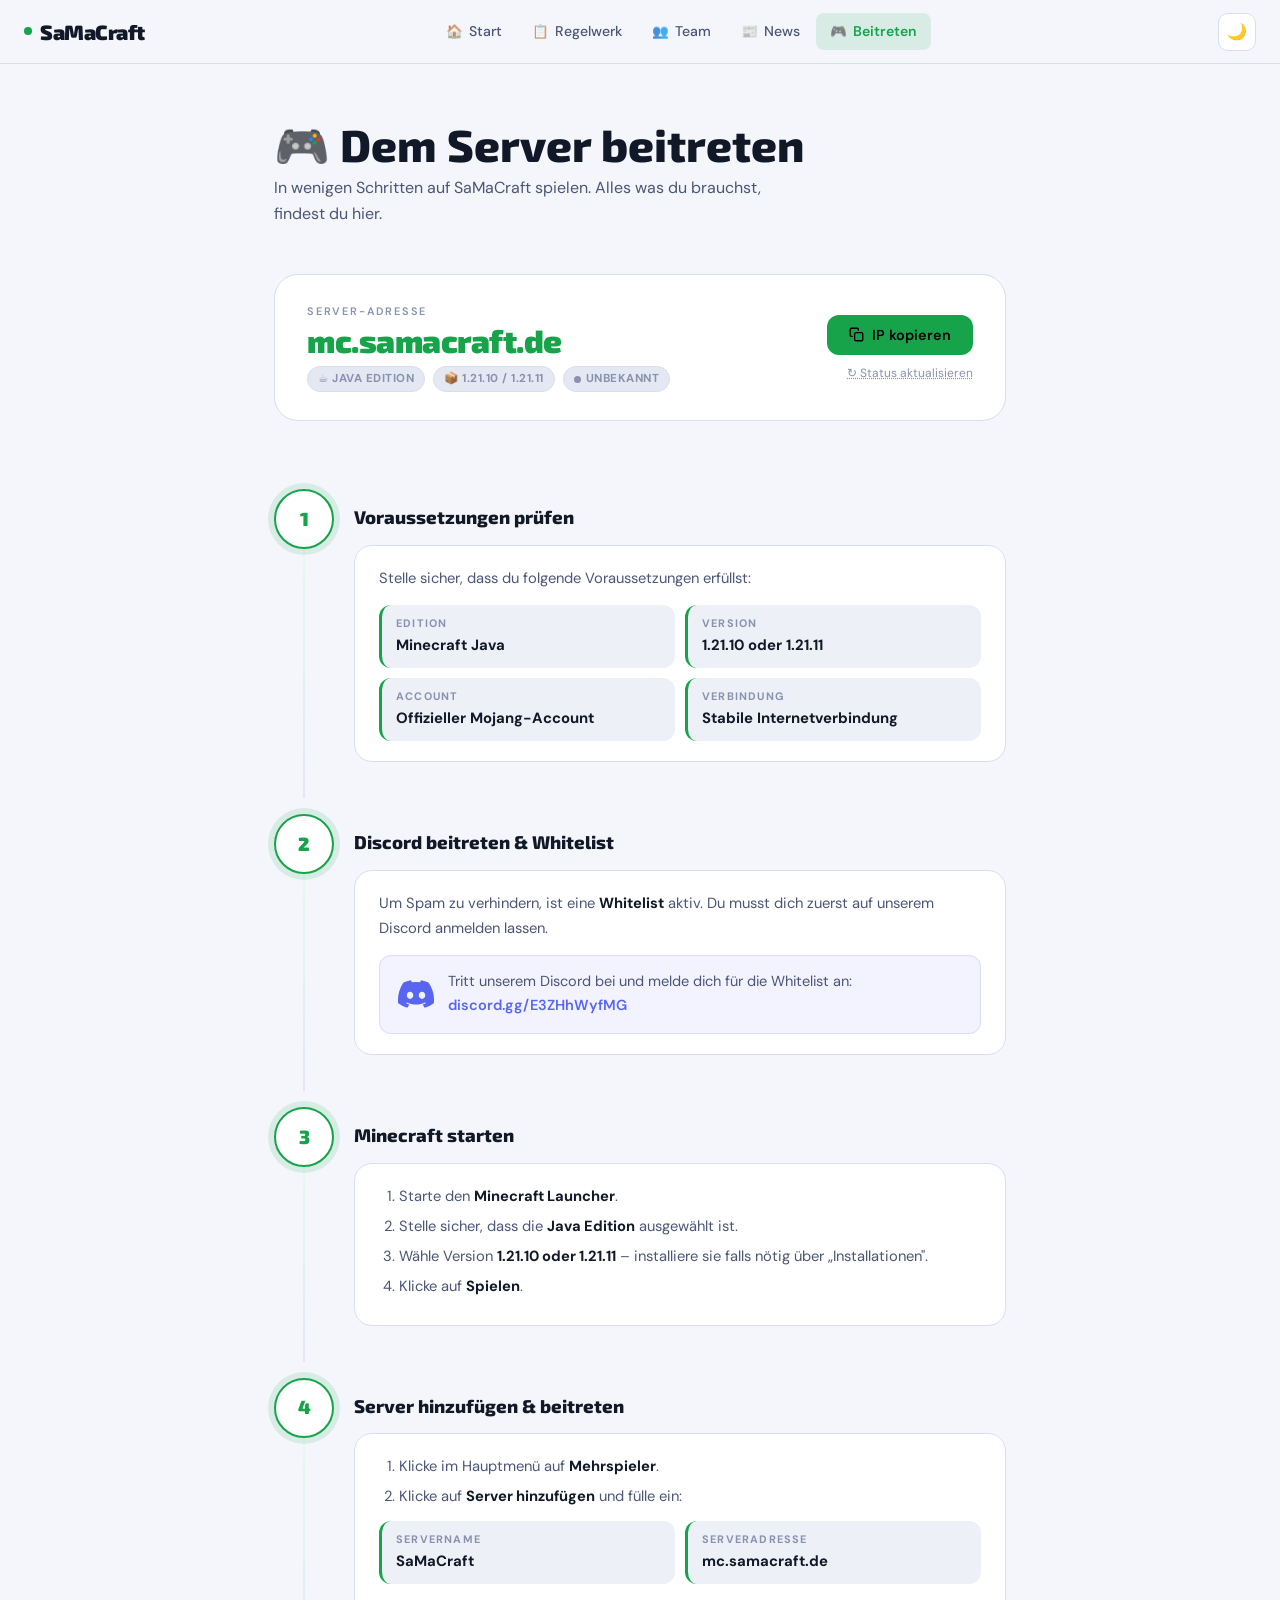
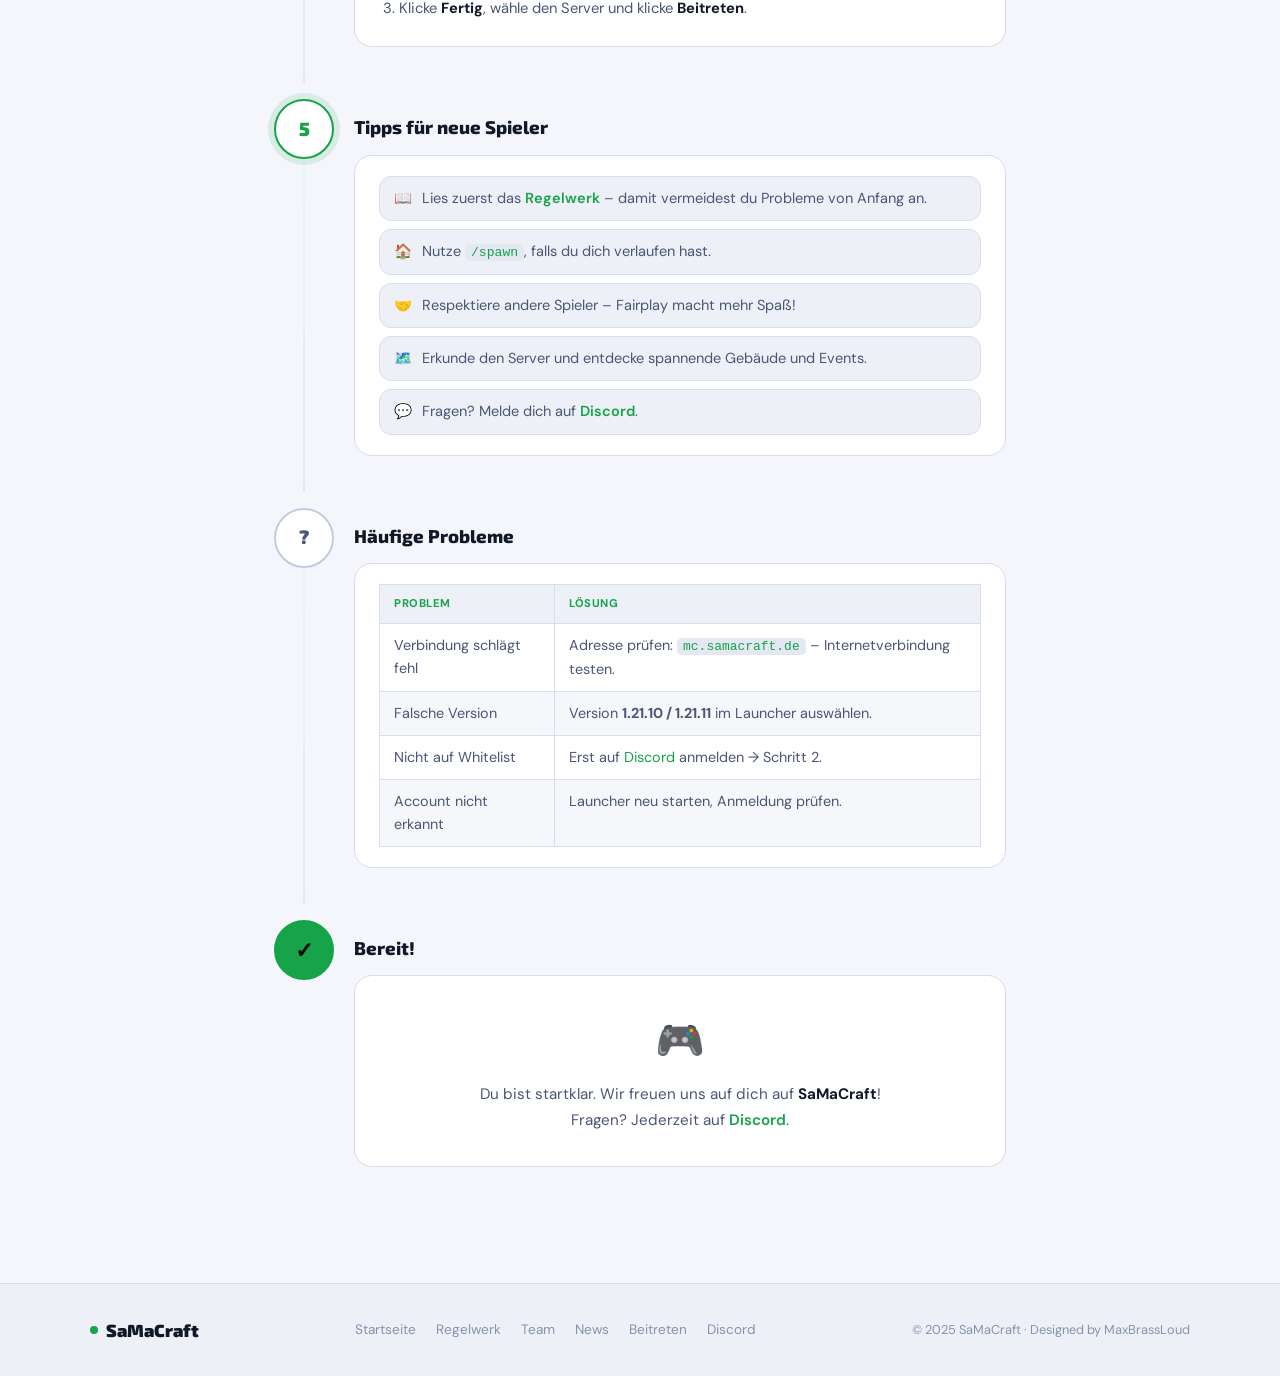
<file: src/templates/join.html>
<!DOCTYPE html>
<html lang="de">
<head>
  <meta charset="UTF-8">
  <meta name="viewport" content="width=device-width, initial-scale=1.0">
  <title>SaMaCraft – Beitreten</title>
  <link rel="stylesheet" href="../static/style.css">
  <script src="../static/script.js" defer></script>
  <style>
    .join-hero { padding: 56px 0 48px; }
    .join-hero h1 { font-size: clamp(1.8em, 5vw, 2.8em); margin-bottom: 6px; }
    .join-hero p  { color: var(--text2); max-width: 520px; }

    /* Quick connect */
    .quick-connect {
      background: var(--surface);
      border: 1px solid var(--border);
      border-radius: var(--radius-xl);
      padding: 28px 32px;
      margin-bottom: 52px;
      display: flex;
      align-items: center;
      justify-content: space-between;
      gap: 24px;
      flex-wrap: wrap;
    }
    .qc-left .qc-label { font-size: 0.68em; text-transform: uppercase; letter-spacing: 1.8px; color: var(--text3); font-weight: 600; margin-bottom: 3px; }
    .qc-ip {
      font-family: 'Exo 2', sans-serif;
      font-size: 2em;
      font-weight: 900;
      color: var(--accent);
      letter-spacing: -0.5px;
      line-height: 1;
      margin-bottom: 10px;
    }
    .qc-meta { display: flex; gap: 8px; flex-wrap: wrap; align-items: center; }
    .qc-right { display: flex; flex-direction: column; gap: 10px; align-items: flex-end; }
    .refresh-link {
      background: none;
      border: none;
      font-size: 0.75em;
      color: var(--text3);
      cursor: pointer;
      font-family: 'DM Sans', sans-serif;
      text-decoration: underline dotted;
      padding: 0;
      transition: color var(--trans);
    }
    .refresh-link:hover { color: var(--accent); }

    /* Steps */
    .steps { display: flex; flex-direction: column; padding-bottom: 80px; }

    .step {
      display: grid;
      grid-template-columns: 60px 1fr;
      gap: 0 20px;
      position: relative;
    }
    .step:not(:last-child)::before {
      content: '';
      position: absolute;
      left: 29px;
      top: 64px;
      bottom: 0;
      width: 2px;
      background: linear-gradient(to bottom, var(--accent-dim), var(--border));
      opacity: 0.6;
    }

    .step-num {
      width: 60px; height: 60px;
      border-radius: 50%;
      background: var(--surface);
      border: 2px solid var(--border2);
      display: flex;
      align-items: center;
      justify-content: center;
      font-family: 'Exo 2', sans-serif;
      font-weight: 900;
      font-size: 1.2em;
      color: var(--text2);
      flex-shrink: 0;
      position: relative;
      z-index: 1;
      margin-top: 16px;
      transition: border-color var(--trans), color var(--trans);
    }
    .step-num.accent {
      border-color: var(--accent);
      color: var(--accent);
      box-shadow: 0 0 0 6px var(--accent-glow);
    }
    .step-num.done {
      border-color: var(--accent);
      background: var(--accent);
      color: #000;
      font-size: 1.4em;
    }

    .step-body { padding: 18px 0 36px; }
    .step-title {
      font-family: 'Exo 2', sans-serif;
      font-size: 1.15em;
      font-weight: 800;
      color: var(--text);
      margin: 0 0 12px;
      padding-top: 12px;
    }

    .step-card {
      background: var(--surface);
      border: 1px solid var(--border);
      border-radius: var(--radius-lg);
      padding: 20px 24px;
      transition: box-shadow var(--trans);
    }
    .step-card:hover { box-shadow: var(--shadow); }
    .step-card p { font-size: 0.92em; color: var(--text2); line-height: 1.7; margin: 0 0 10px; }
    .step-card p:last-child { margin-bottom: 0; }
    .step-card ol, .step-card ul { padding-left: 20px; margin: 0; font-size: 0.92em; color: var(--text2); }
    .step-card li { margin-bottom: 6px; line-height: 1.65; }
    .step-card code {
      background: var(--bg3);
      padding: 1px 6px;
      border-radius: 5px;
      font-size: 0.9em;
      color: var(--accent);
      font-family: 'Courier New', monospace;
    }

    /* Info grid */
    .info-grid {
      display: grid;
      grid-template-columns: 1fr 1fr;
      gap: 10px;
      margin-top: 14px;
    }
    .info-item {
      background: var(--bg2);
      border-radius: var(--radius);
      padding: 10px 14px;
      border-left: 3px solid var(--accent);
    }
    .info-item .ik { font-size: 0.68em; text-transform: uppercase; letter-spacing: 1.2px; color: var(--text3); font-weight: 700; }
    .info-item .iv { font-weight: 700; font-size: 0.93em; color: var(--text); margin-top: 2px; }

    /* Discord block */
    .discord-block {
      display: flex;
      align-items: center;
      gap: 14px;
      background: #5865f214;
      border: 1px solid #5865f228;
      border-radius: var(--radius);
      padding: 14px 18px;
      margin-top: 14px;
    }
    .discord-block p { margin: 0; font-size: 0.91em; color: var(--text2); }
    .discord-block a { color: #5865f2; font-weight: 600; }
    .discord-block svg { flex-shrink: 0; }

    /* Tip list */
    .tip-list { display: flex; flex-direction: column; gap: 8px; }
    .tip-item {
      display: flex;
      align-items: flex-start;
      gap: 10px;
      padding: 10px 14px;
      border-radius: var(--radius);
      background: var(--bg2);
      border: 1px solid var(--border);
      font-size: 0.91em;
      color: var(--text2);
      line-height: 1.6;
    }
    .tip-item a { color: var(--accent); font-weight: 600; }

    /* Problem table */
    .problem-table { width: 100%; border-collapse: collapse; font-size: 0.9em; }
    .problem-table th, .problem-table td {
      padding: 10px 14px;
      border: 1px solid var(--border);
      text-align: left;
      vertical-align: top;
      color: var(--text2);
    }
    .problem-table th {
      background: var(--bg2);
      font-weight: 700;
      color: var(--accent);
      font-size: 0.78em;
      text-transform: uppercase;
      letter-spacing: 0.5px;
    }
    .problem-table tr:nth-child(even) td { background: color-mix(in srgb, var(--bg2) 50%, transparent); }

    /* Finish */
    .finish-card { text-align: center; padding: 32px 24px; }
    .finish-card .fi { font-size: 2.5em; margin-bottom: 10px; }
    .finish-card p { color: var(--text2); font-size: 0.95em; }
    .finish-card a { color: var(--accent); font-weight: 600; }

    @media (max-width: 600px) {
      .quick-connect { padding: 20px; }
      .qc-right { align-items: flex-start; }
      .info-grid { grid-template-columns: 1fr; }
      .step { grid-template-columns: 46px 1fr; gap: 0 14px; }
      .step-num { width: 46px; height: 46px; font-size: 1em; }
      .step:not(:last-child)::before { left: 22px; }
    }
  </style>
</head>
<body>

  <header id="header">
    <a href="/" class="header-logo"><span class="logo-dot"></span>SaMaCraft</a>
    <nav class="header-nav">
      <a href="/"           class="nav-link"><span class="nav-icon">🏠</span>Start</a>
      <a href="./rules.html" class="nav-link"><span class="nav-icon">📋</span>Regelwerk</a>
      <a href="./team.html"  class="nav-link"><span class="nav-icon">👥</span>Team</a>
      <a href="./news"       class="nav-link"><span class="nav-icon">📰</span>News</a>
      <a href="./join.html"  class="nav-link active"><span class="nav-icon">🎮</span>Beitreten</a>
    </nav>
    <div class="header-actions">
      <button id="theme-btn" class="theme-btn" title="Theme">🌙</button>
      <button id="hamburger-btn" class="hamburger-btn" aria-label="Menü">
        <span></span><span></span><span></span>
      </button>
    </div>
  </header>

  <div id="mobile-drawer" class="mobile-drawer">
    <a href="/"           class="nav-link"><span class="nav-icon">🏠</span>Startseite</a>
    <a href="./rules.html" class="nav-link"><span class="nav-icon">📋</span>Regelwerk</a>
    <a href="./team.html"  class="nav-link"><span class="nav-icon">👥</span>Team</a>
    <a href="./news"       class="nav-link"><span class="nav-icon">📰</span>Neuigkeiten</a>
    <a href="./join.html"  class="btn btn-primary m-join-btn active">🎮 Beitreten</a>
  </div>

  <div class="page">
    <div class="container-sm">

      <div class="join-hero">
        <h1>🎮 Dem Server beitreten</h1>
        <p>In wenigen Schritten auf SaMaCraft spielen. Alles was du brauchst, findest du hier.</p>
      </div>

      <!-- Quick Connect -->
      <div class="quick-connect">
        <div class="qc-left">
          <div class="qc-label">Server-Adresse</div>
          <div class="qc-ip">mc.samacraft.de</div>
          <div class="qc-meta">
            <span class="badge badge-muted">☕ Java Edition</span>
            <span class="badge badge-muted">📦 1.21.10 / 1.21.11</span>
            <span class="badge badge-green" id="join-status-badge">
              <span class="status-dot"></span>
              <span id="join-status-text">Prüfe…</span>
            </span>
            <span class="badge badge-muted" id="join-players" style="display:none">
              👥 <span id="join-player-num">–</span>
            </span>
          </div>
        </div>
        <div class="qc-right">
          <button id="copy-join-btn" class="btn btn-primary" onclick="copyIP('copy-join-btn')">
            <svg width="15" height="15" viewBox="0 0 24 24" fill="none" stroke="currentColor" stroke-width="2.2" stroke-linecap="round" stroke-linejoin="round"><rect x="9" y="9" width="13" height="13" rx="2" ry="2"></rect><path d="M5 15H4a2 2 0 0 1-2-2V4a2 2 0 0 1 2-2h9a2 2 0 0 1 2 2v1"></path></svg>
            IP kopieren
          </button>
          <button class="refresh-link" onclick="refreshStatus()">↻ Status aktualisieren</button>
        </div>
      </div>

      <!-- Steps -->
      <div class="steps">

        <div class="step">
          <div class="step-num accent">1</div>
          <div class="step-body">
            <div class="step-title">Voraussetzungen prüfen</div>
            <div class="step-card">
              <p>Stelle sicher, dass du folgende Voraussetzungen erfüllst:</p>
              <div class="info-grid">
                <div class="info-item"><div class="ik">Edition</div><div class="iv">Minecraft Java</div></div>
                <div class="info-item"><div class="ik">Version</div><div class="iv">1.21.10 oder 1.21.11</div></div>
                <div class="info-item"><div class="ik">Account</div><div class="iv">Offizieller Mojang-Account</div></div>
                <div class="info-item"><div class="ik">Verbindung</div><div class="iv">Stabile Internetverbindung</div></div>
              </div>
            </div>
          </div>
        </div>

        <div class="step">
          <div class="step-num accent">2</div>
          <div class="step-body">
            <div class="step-title">Discord beitreten & Whitelist</div>
            <div class="step-card">
              <p>Um Spam zu verhindern, ist eine <strong style="color:var(--text)">Whitelist</strong> aktiv. Du musst dich zuerst auf unserem Discord anmelden lassen.</p>
              <div class="discord-block">
                <svg width="36" height="36" viewBox="0 0 24 24" fill="#5865f2"><path d="M20.317 4.37a19.791 19.791 0 0 0-4.885-1.515.074.074 0 0 0-.079.037c-.21.375-.444.864-.608 1.25a18.27 18.27 0 0 0-5.487 0 12.64 12.64 0 0 0-.617-1.25.077.077 0 0 0-.079-.037A19.736 19.736 0 0 0 3.677 4.37a.07.07 0 0 0-.032.027C.533 9.046-.32 13.58.099 18.057.1 18.08.118 18.1.135 18.11a19.9 19.9 0 0 0 5.993 3.03.078.078 0 0 0 .084-.028c.462-.63.874-1.295 1.226-1.994a.076.076 0 0 0-.041-.106 13.107 13.107 0 0 1-1.872-.892.077.077 0 0 1-.008-.128 10.2 10.2 0 0 0 .372-.292.074.074 0 0 1 .077-.01c3.928 1.793 8.18 1.793 12.062 0a.074.074 0 0 1 .078.01c.12.098.246.198.373.292a.077.077 0 0 1-.006.127 12.299 12.299 0 0 1-1.873.892.077.077 0 0 0-.041.107c.36.698.772 1.362 1.225 1.993a.076.076 0 0 0 .084.028 19.839 19.839 0 0 0 6.002-3.03.077.077 0 0 0 .032-.054c.5-5.177-.838-9.674-3.549-13.66a.061.061 0 0 0-.031-.03zM8.02 15.33c-1.183 0-2.157-1.085-2.157-2.419 0-1.333.956-2.419 2.157-2.419 1.21 0 2.176 1.096 2.157 2.42 0 1.333-.956 2.418-2.157 2.418zm7.975 0c-1.183 0-2.157-1.085-2.157-2.419 0-1.333.955-2.419 2.157-2.419 1.21 0 2.176 1.096 2.157 2.42 0 1.333-.946 2.418-2.157 2.418z"/></svg>
                <p>Tritt unserem Discord bei und melde dich für die Whitelist an: <a href="https://discord.gg/E3ZHhWyfMG" target="_blank">discord.gg/E3ZHhWyfMG</a></p>
              </div>
            </div>
          </div>
        </div>

        <div class="step">
          <div class="step-num accent">3</div>
          <div class="step-body">
            <div class="step-title">Minecraft starten</div>
            <div class="step-card">
              <ol>
                <li>Starte den <strong style="color:var(--text)">Minecraft Launcher</strong>.</li>
                <li>Stelle sicher, dass die <strong style="color:var(--text)">Java Edition</strong> ausgewählt ist.</li>
                <li>Wähle Version <strong style="color:var(--text)">1.21.10 oder 1.21.11</strong> – installiere sie falls nötig über „Installationen".</li>
                <li>Klicke auf <strong style="color:var(--text)">Spielen</strong>.</li>
              </ol>
            </div>
          </div>
        </div>

        <div class="step">
          <div class="step-num accent">4</div>
          <div class="step-body">
            <div class="step-title">Server hinzufügen & beitreten</div>
            <div class="step-card">
              <ol>
                <li>Klicke im Hauptmenü auf <strong style="color:var(--text)">Mehrspieler</strong>.</li>
                <li>Klicke auf <strong style="color:var(--text)">Server hinzufügen</strong> und fülle ein:</li>
              </ol>
              <div class="info-grid" style="margin-top:12px">
                <div class="info-item"><div class="ik">Servername</div><div class="iv">SaMaCraft</div></div>
                <div class="info-item"><div class="ik">Serveradresse</div><div class="iv">mc.samacraft.de</div></div>
              </div>
              <ol start="3" style="margin-top:12px">
                <li>Klicke <strong style="color:var(--text)">Fertig</strong>, wähle den Server und klicke <strong style="color:var(--text)">Beitreten</strong>.</li>
              </ol>
            </div>
          </div>
        </div>

        <div class="step">
          <div class="step-num accent">5</div>
          <div class="step-body">
            <div class="step-title">Tipps für neue Spieler</div>
            <div class="step-card">
              <div class="tip-list">
                <div class="tip-item">📖 <span>Lies zuerst das <a href="./rules.html">Regelwerk</a> – damit vermeidest du Probleme von Anfang an.</span></div>
                <div class="tip-item">🏠 <span>Nutze <code>/spawn</code>, falls du dich verlaufen hast.</span></div>
                <div class="tip-item">🤝 <span>Respektiere andere Spieler – Fairplay macht mehr Spaß!</span></div>
                <div class="tip-item">🗺️ <span>Erkunde den Server und entdecke spannende Gebäude und Events.</span></div>
                <div class="tip-item">💬 <span>Fragen? Melde dich auf <a href="https://discord.gg/E3ZHhWyfMG" target="_blank">Discord</a>.</span></div>
              </div>
            </div>
          </div>
        </div>

        <div class="step">
          <div class="step-num">?</div>
          <div class="step-body">
            <div class="step-title">Häufige Probleme</div>
            <div class="step-card">
              <table class="problem-table">
                <thead><tr><th>Problem</th><th>Lösung</th></tr></thead>
                <tbody>
                  <tr><td>Verbindung schlägt fehl</td><td>Adresse prüfen: <code>mc.samacraft.de</code> – Internetverbindung testen.</td></tr>
                  <tr><td>Falsche Version</td><td>Version <strong>1.21.10 / 1.21.11</strong> im Launcher auswählen.</td></tr>
                  <tr><td>Nicht auf Whitelist</td><td>Erst auf <a href="https://discord.gg/E3ZHhWyfMG" target="_blank">Discord</a> anmelden → Schritt 2.</td></tr>
                  <tr><td>Account nicht erkannt</td><td>Launcher neu starten, Anmeldung prüfen.</td></tr>
                </tbody>
              </table>
            </div>
          </div>
        </div>

        <div class="step">
          <div class="step-num done">✓</div>
          <div class="step-body">
            <div class="step-title">Bereit!</div>
            <div class="step-card finish-card">
              <div class="fi">🎮</div>
              <p>Du bist startklar. Wir freuen uns auf dich auf <strong style="color:var(--text)">SaMaCraft</strong>!<br>Fragen? Jederzeit auf <a href="https://discord.gg/E3ZHhWyfMG" target="_blank">Discord</a>.</p>
            </div>
          </div>
        </div>

      </div><!-- /steps -->
    </div>
  </div>

  <footer id="footer">
    <div class="footer-inner">
      <div class="footer-logo"><span class="logo-dot"></span>SaMaCraft</div>
      <div class="footer-links">
        <a href="/">Startseite</a><a href="./rules.html">Regelwerk</a>
        <a href="./team.html">Team</a><a href="/news">News</a>
        <a href="./join.html">Beitreten</a>
        <a href="https://discord.gg/E3ZHhWyfMG" target="_blank">Discord</a>
      </div>
      <span class="footer-copy">© 2025 SaMaCraft · Designed by MaxBrassLoud</span>
    </div>
  </footer>

  <script>
    async function refreshStatus() {
      const badge   = document.getElementById('join-status-badge');
      const text    = document.getElementById('join-status-text');
      const players = document.getElementById('join-players');
      const pNum    = document.getElementById('join-player-num');
      badge.className = 'badge badge-muted';
      text.textContent = 'Prüfe…';
      players.style.display = 'none';
      try {
        const res  = await fetch('https://api.mcsrvstat.us/3/mc.samacraft.de');
        const data = await res.json();
        if (data.online) {
          badge.className = 'badge badge-green';
          const dot = badge.querySelector('.status-dot');
          if (dot) dot.classList.add('online');
          text.textContent = 'Online';
          const on = data.players?.online ?? 0, mx = data.players?.max ?? 0;
          pNum.textContent = `${on} / ${mx}`;
          players.style.display = '';
        } else {
          badge.className = 'badge badge-red';
          text.textContent = 'Offline';
        }
      } catch {
        badge.className = 'badge badge-muted';
        text.textContent = 'Unbekannt';
      }
    }
    refreshStatus();
    setInterval(refreshStatus, 60_000);
  </script>
</body>
</html>
</file>
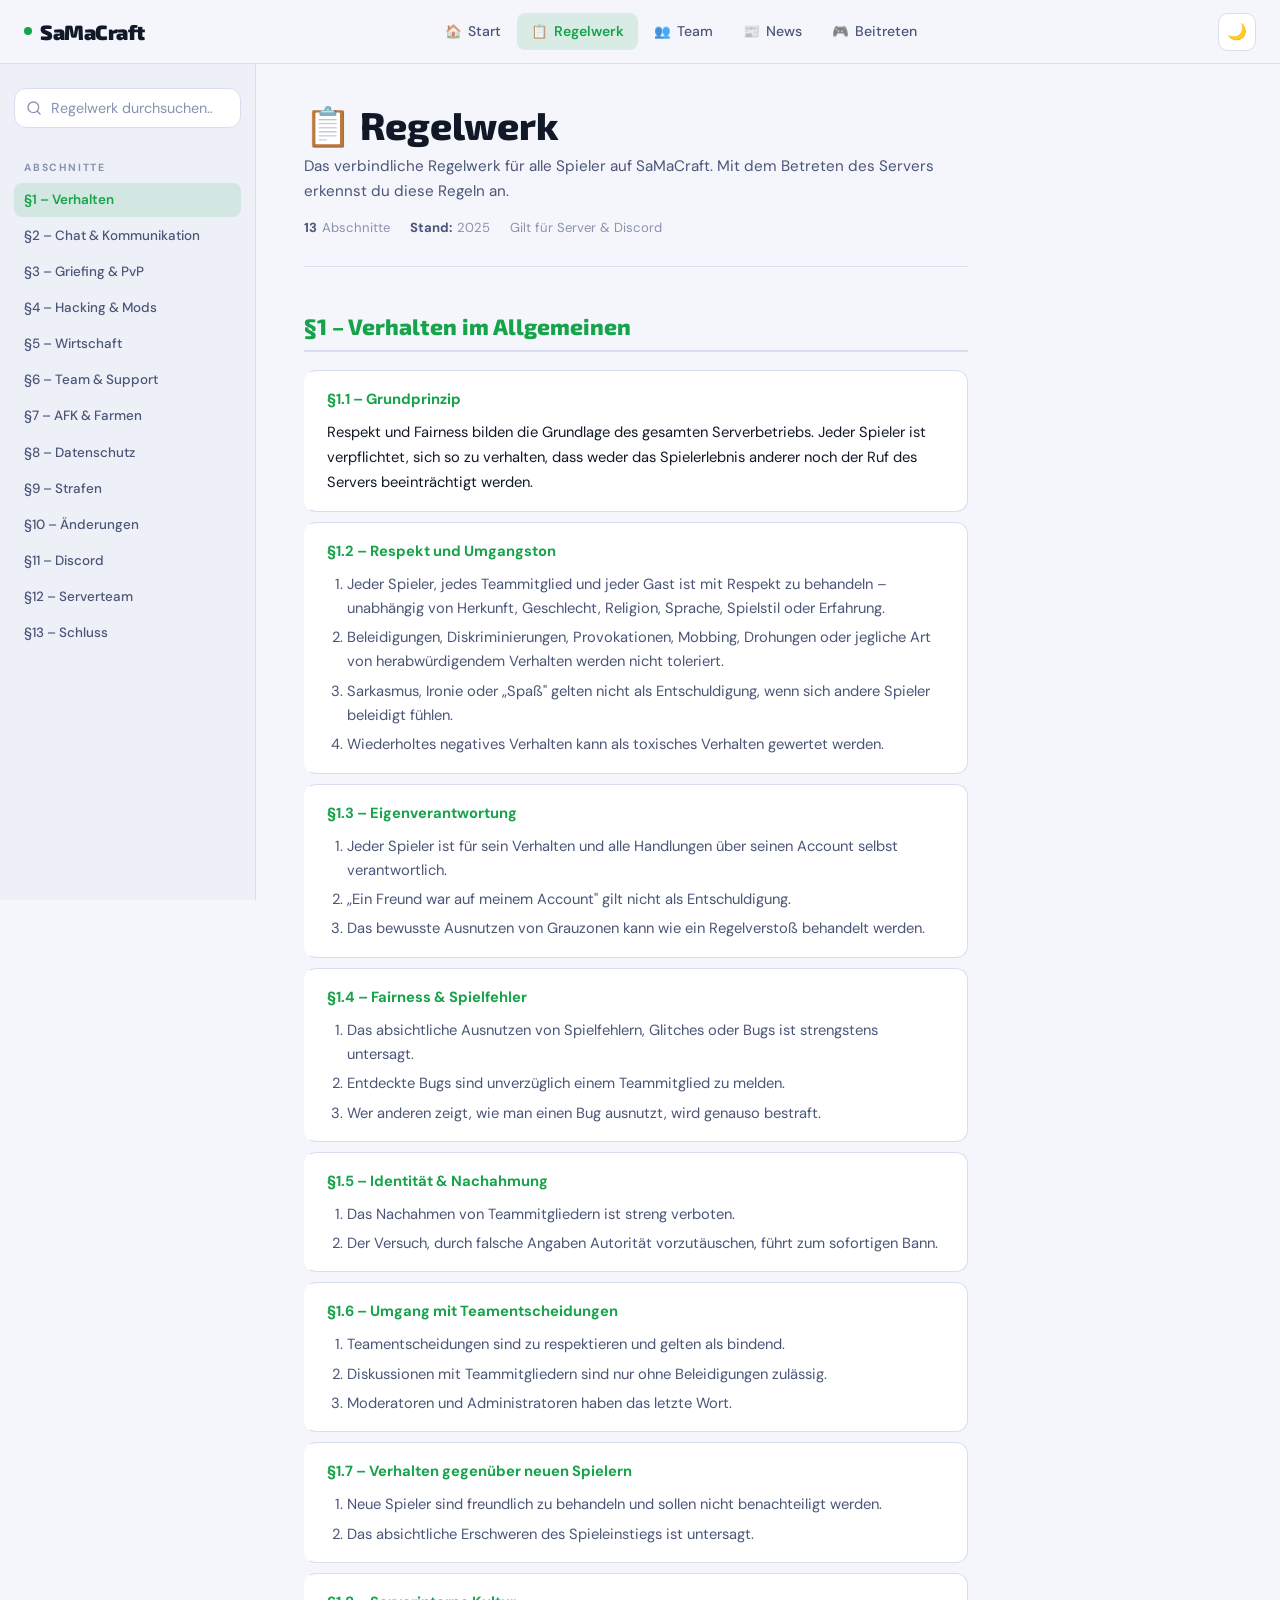
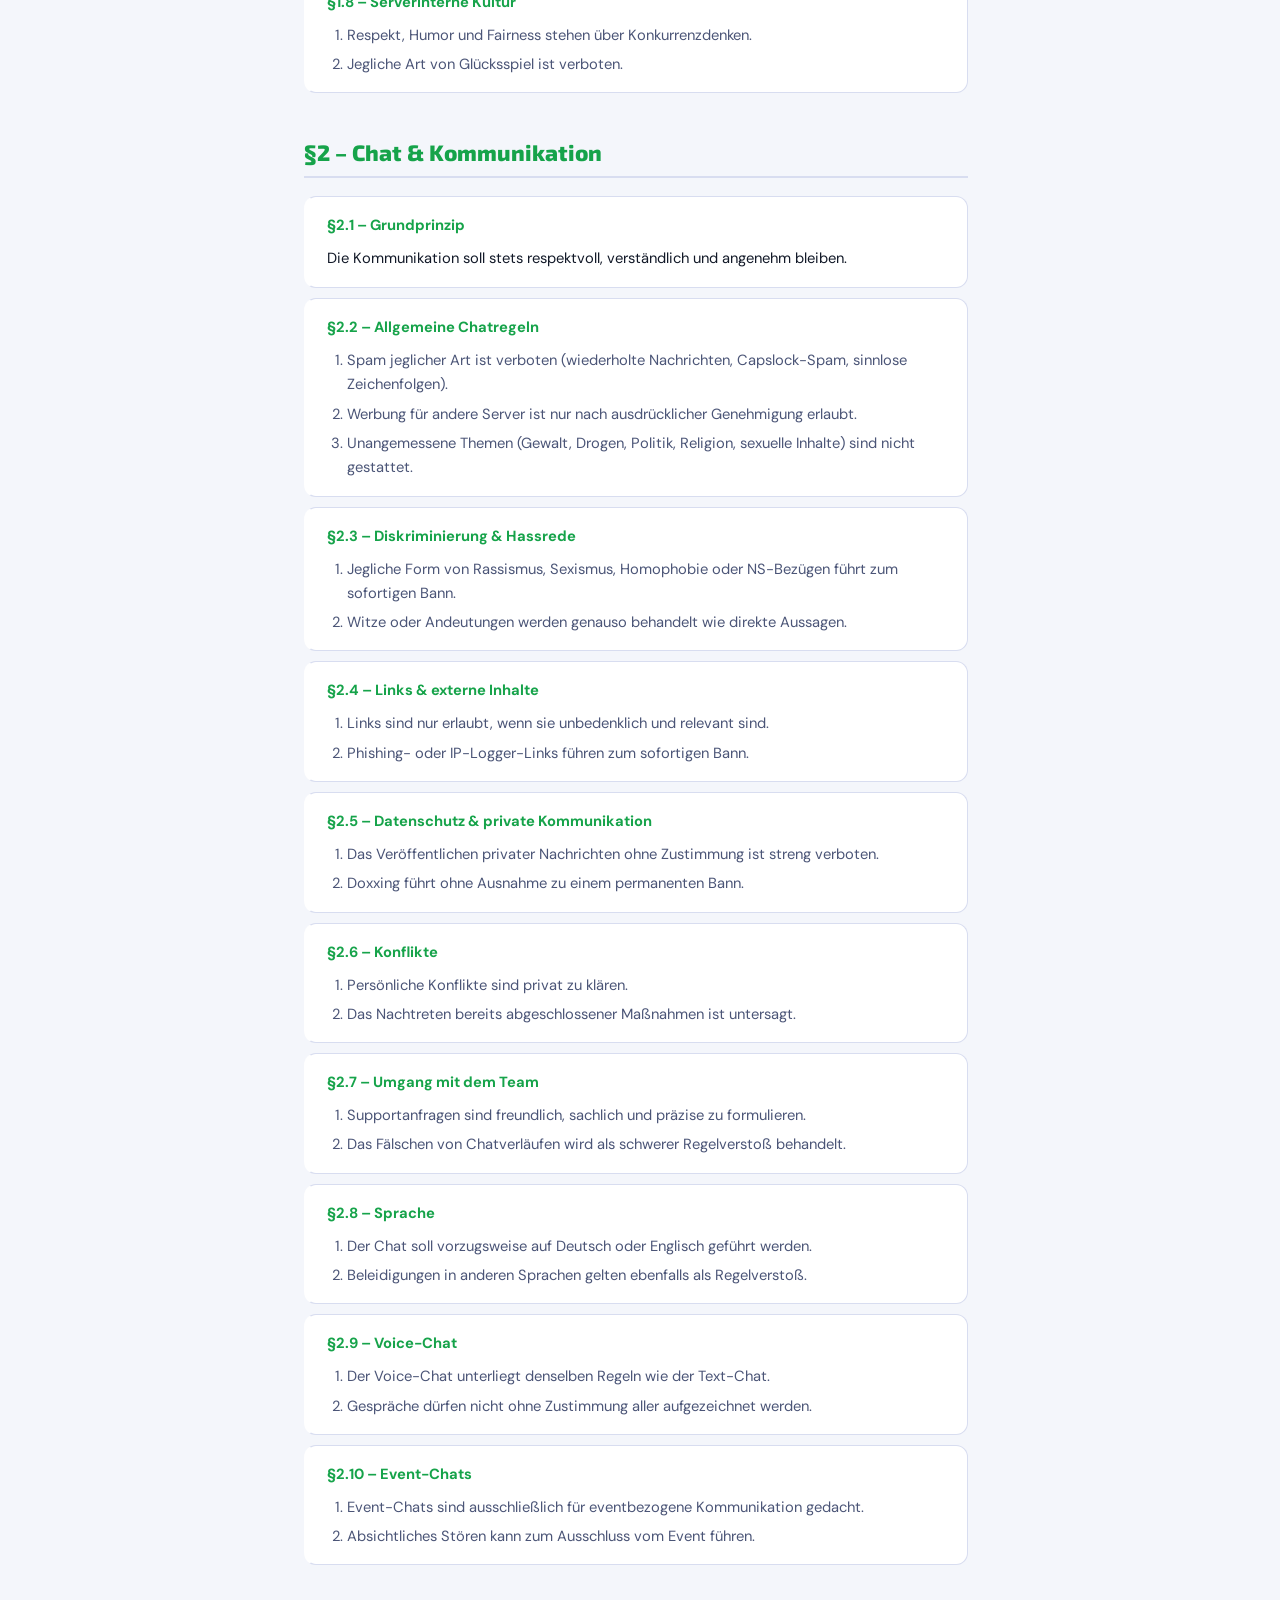
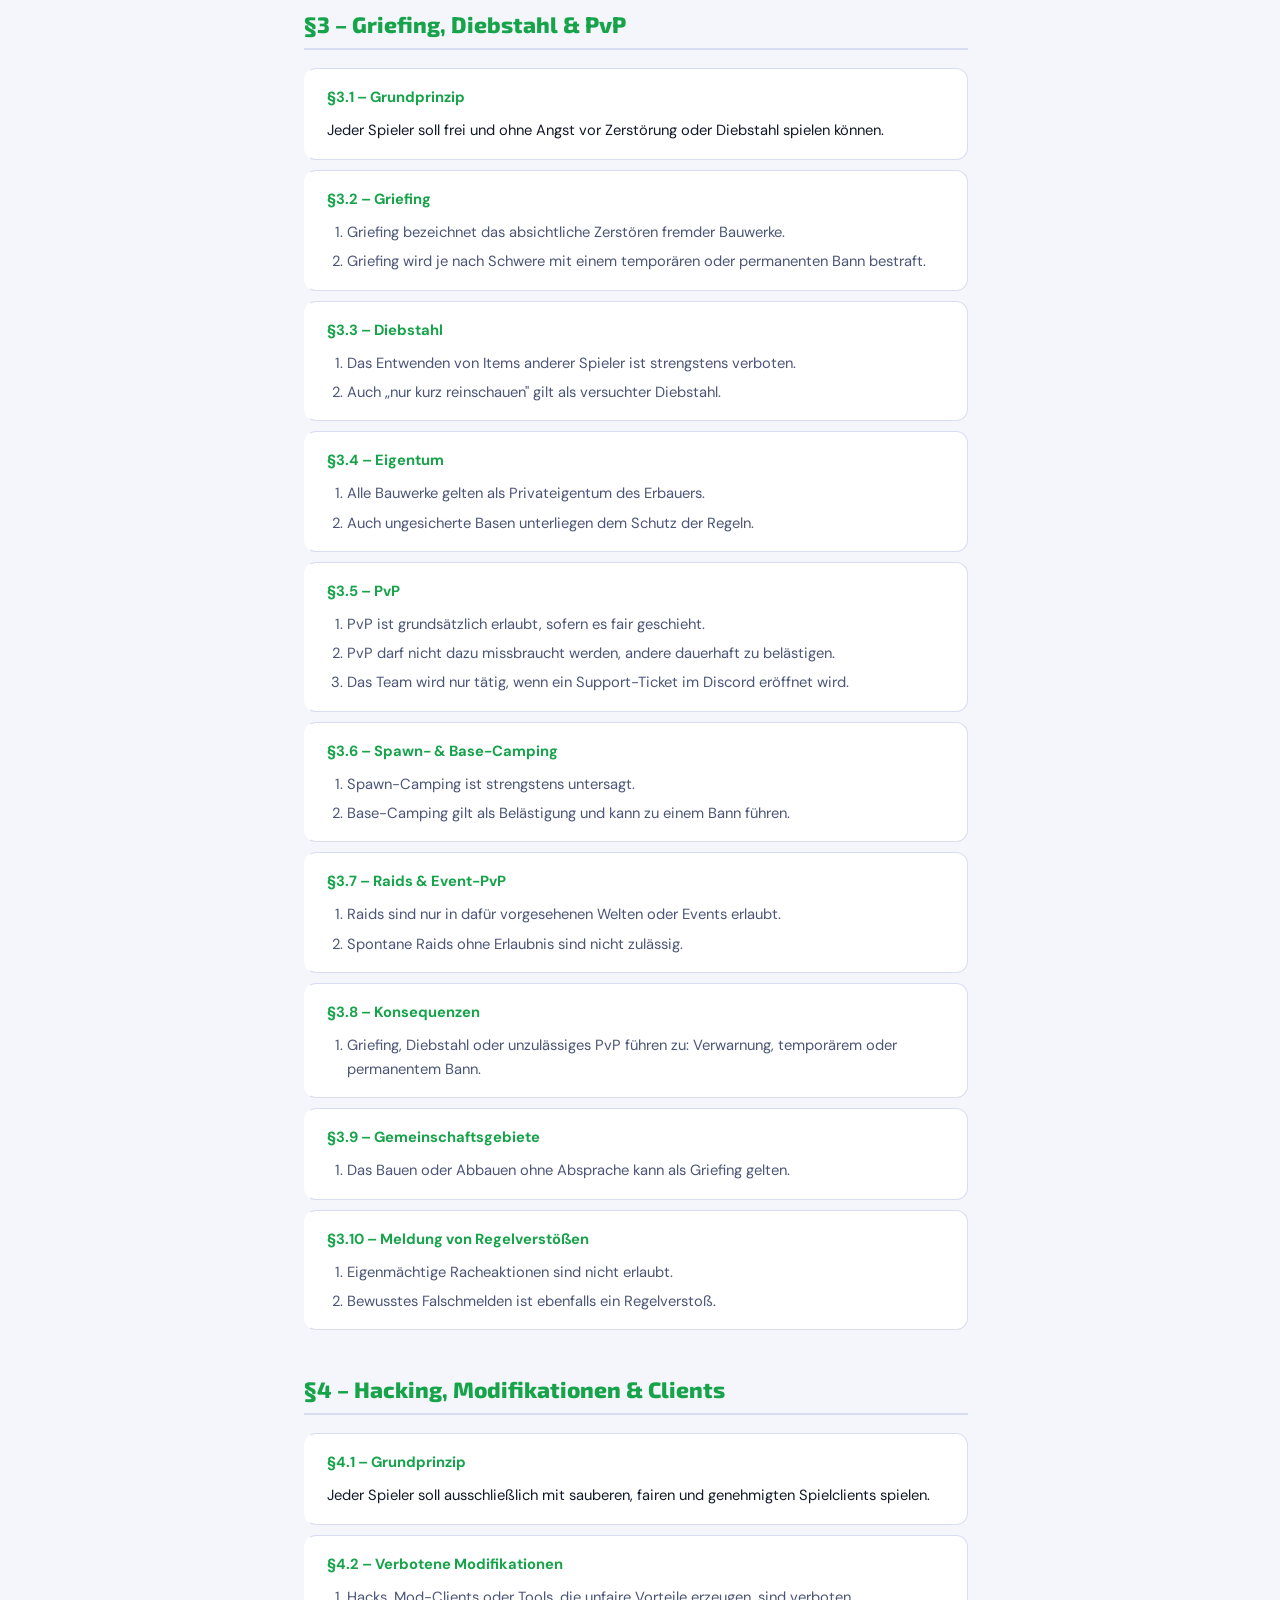
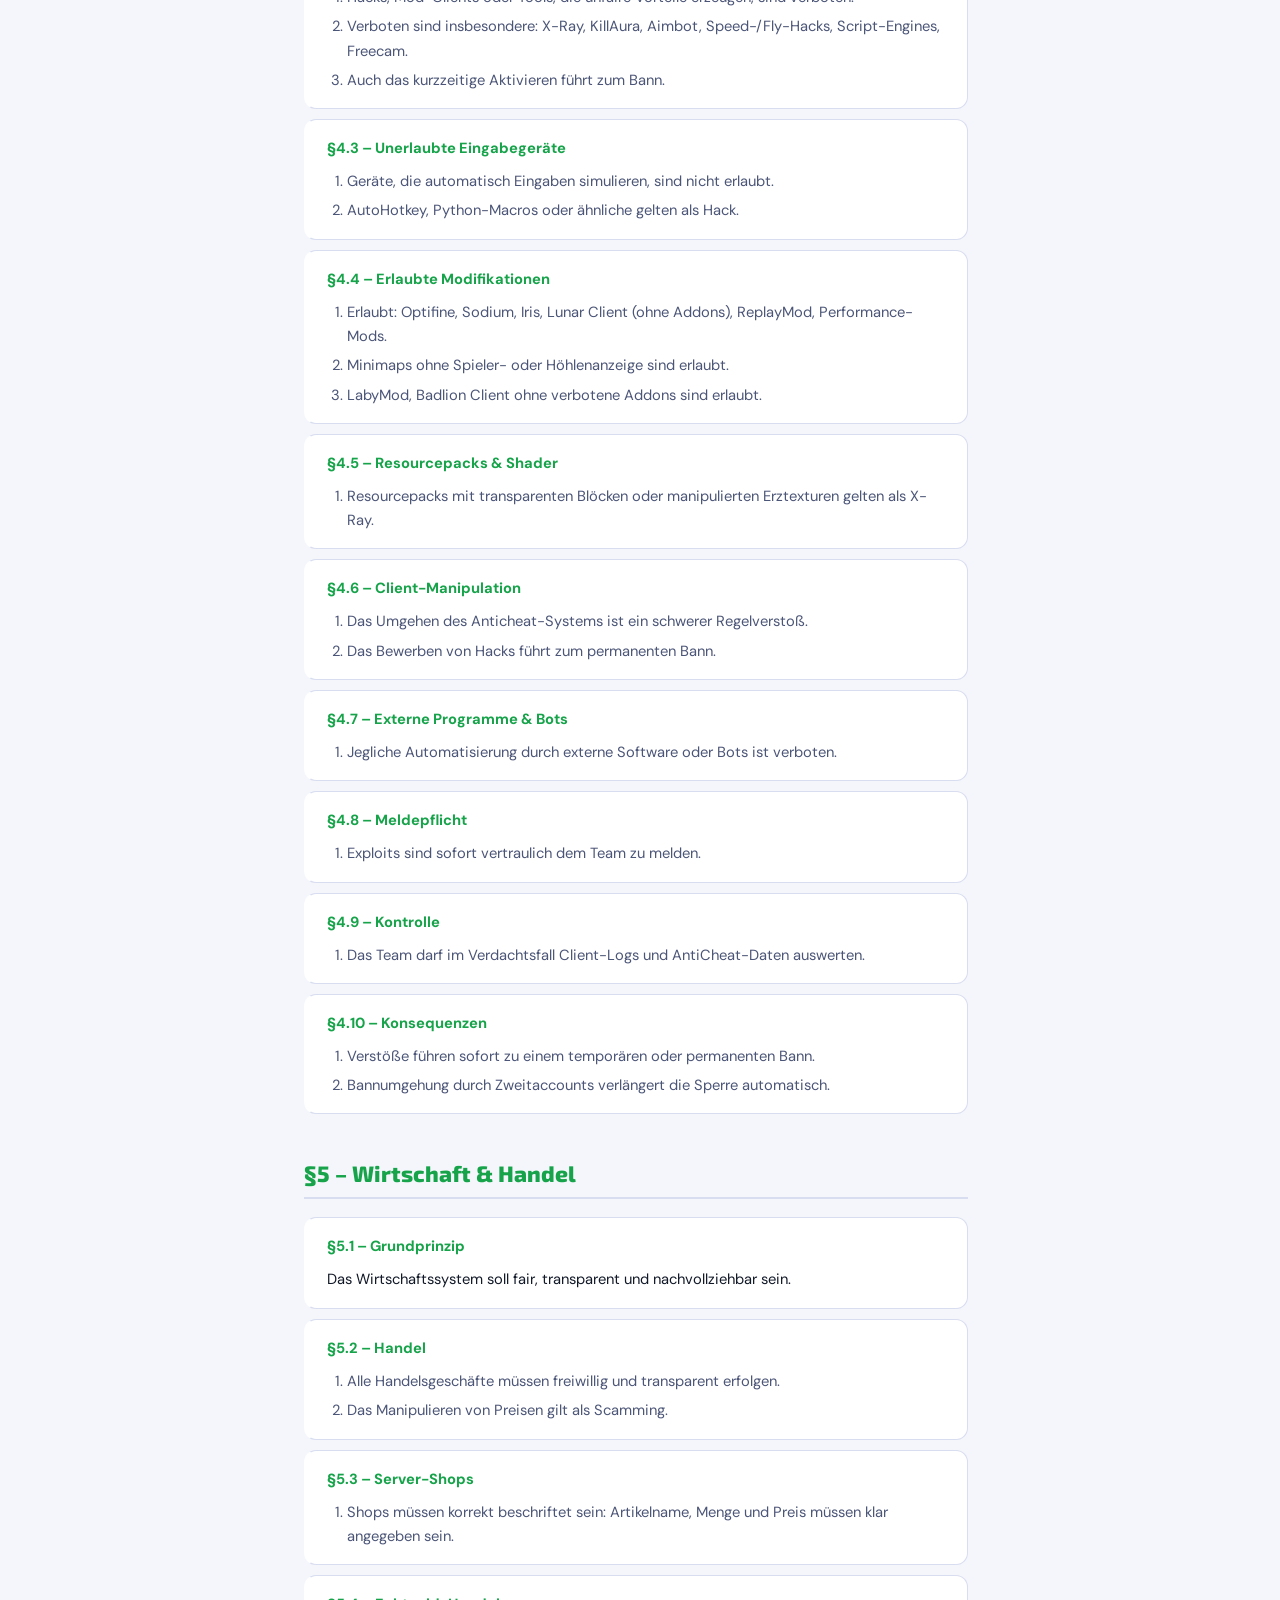
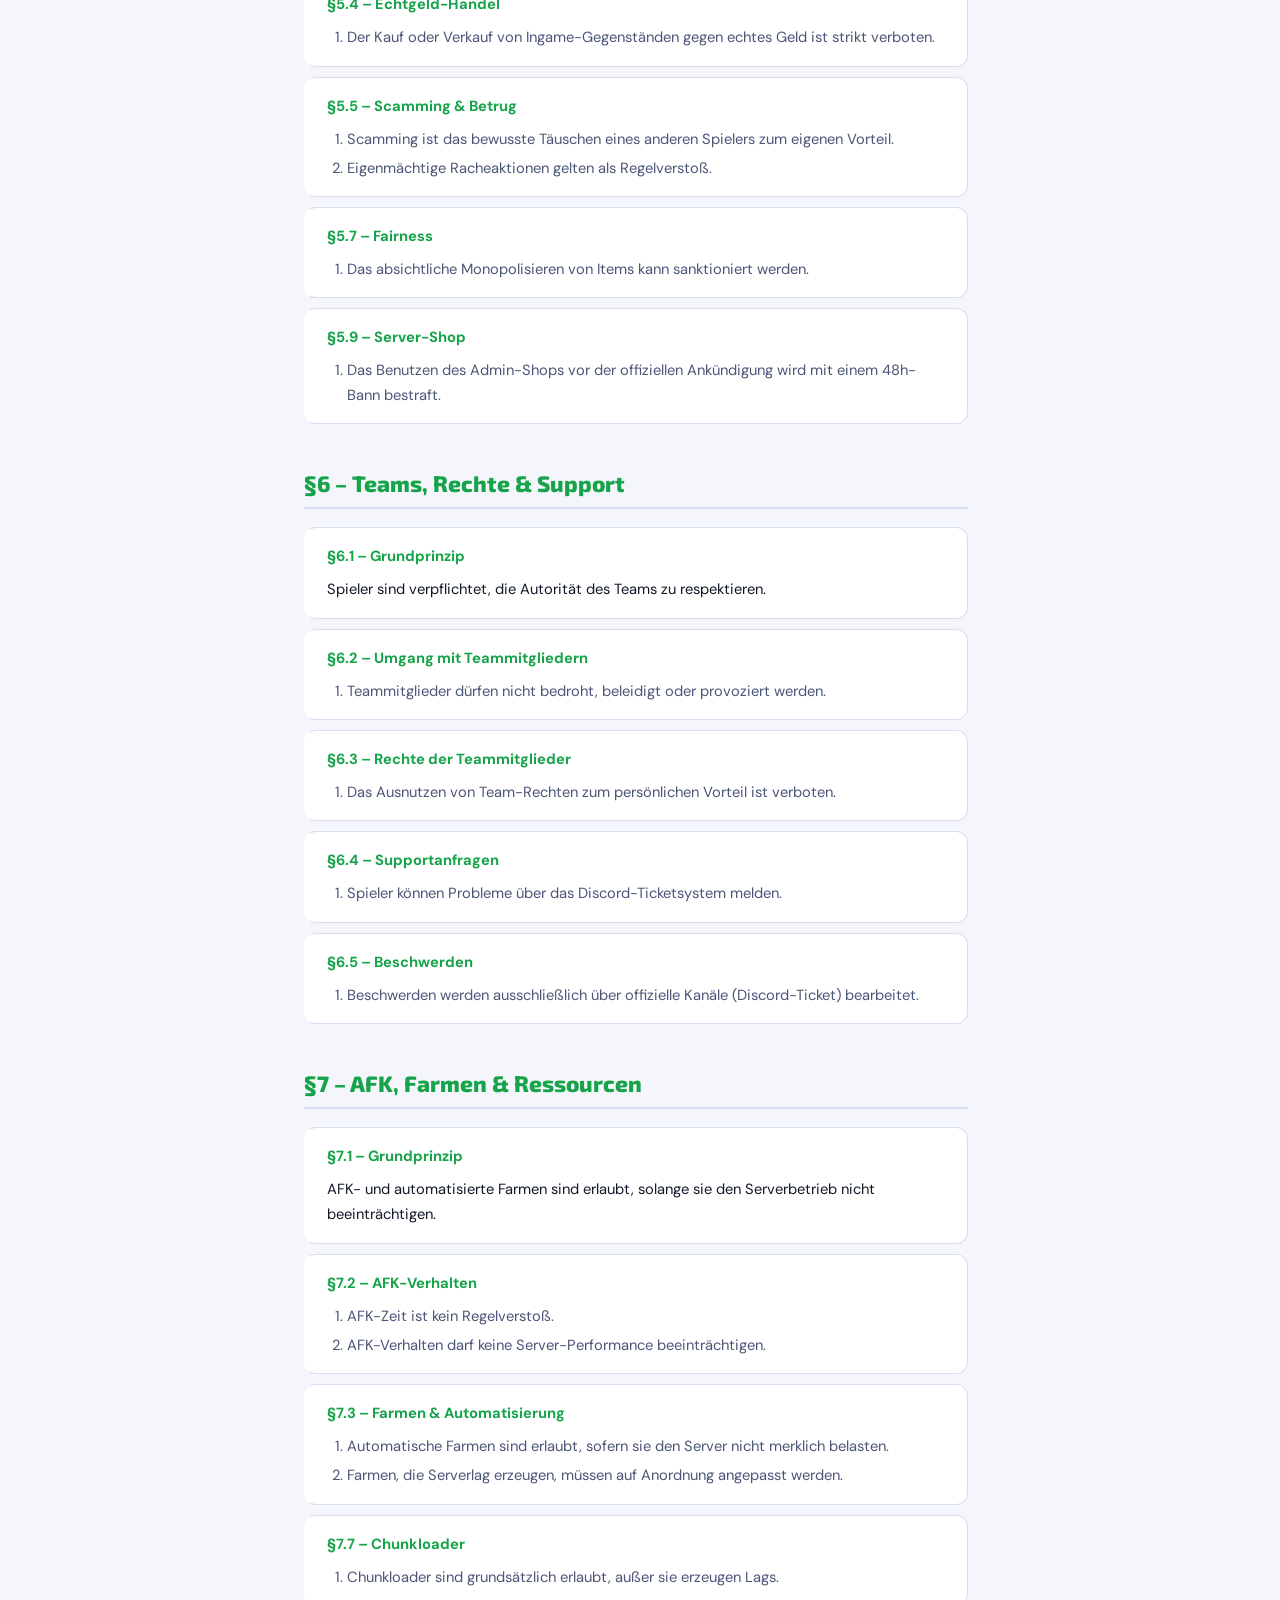
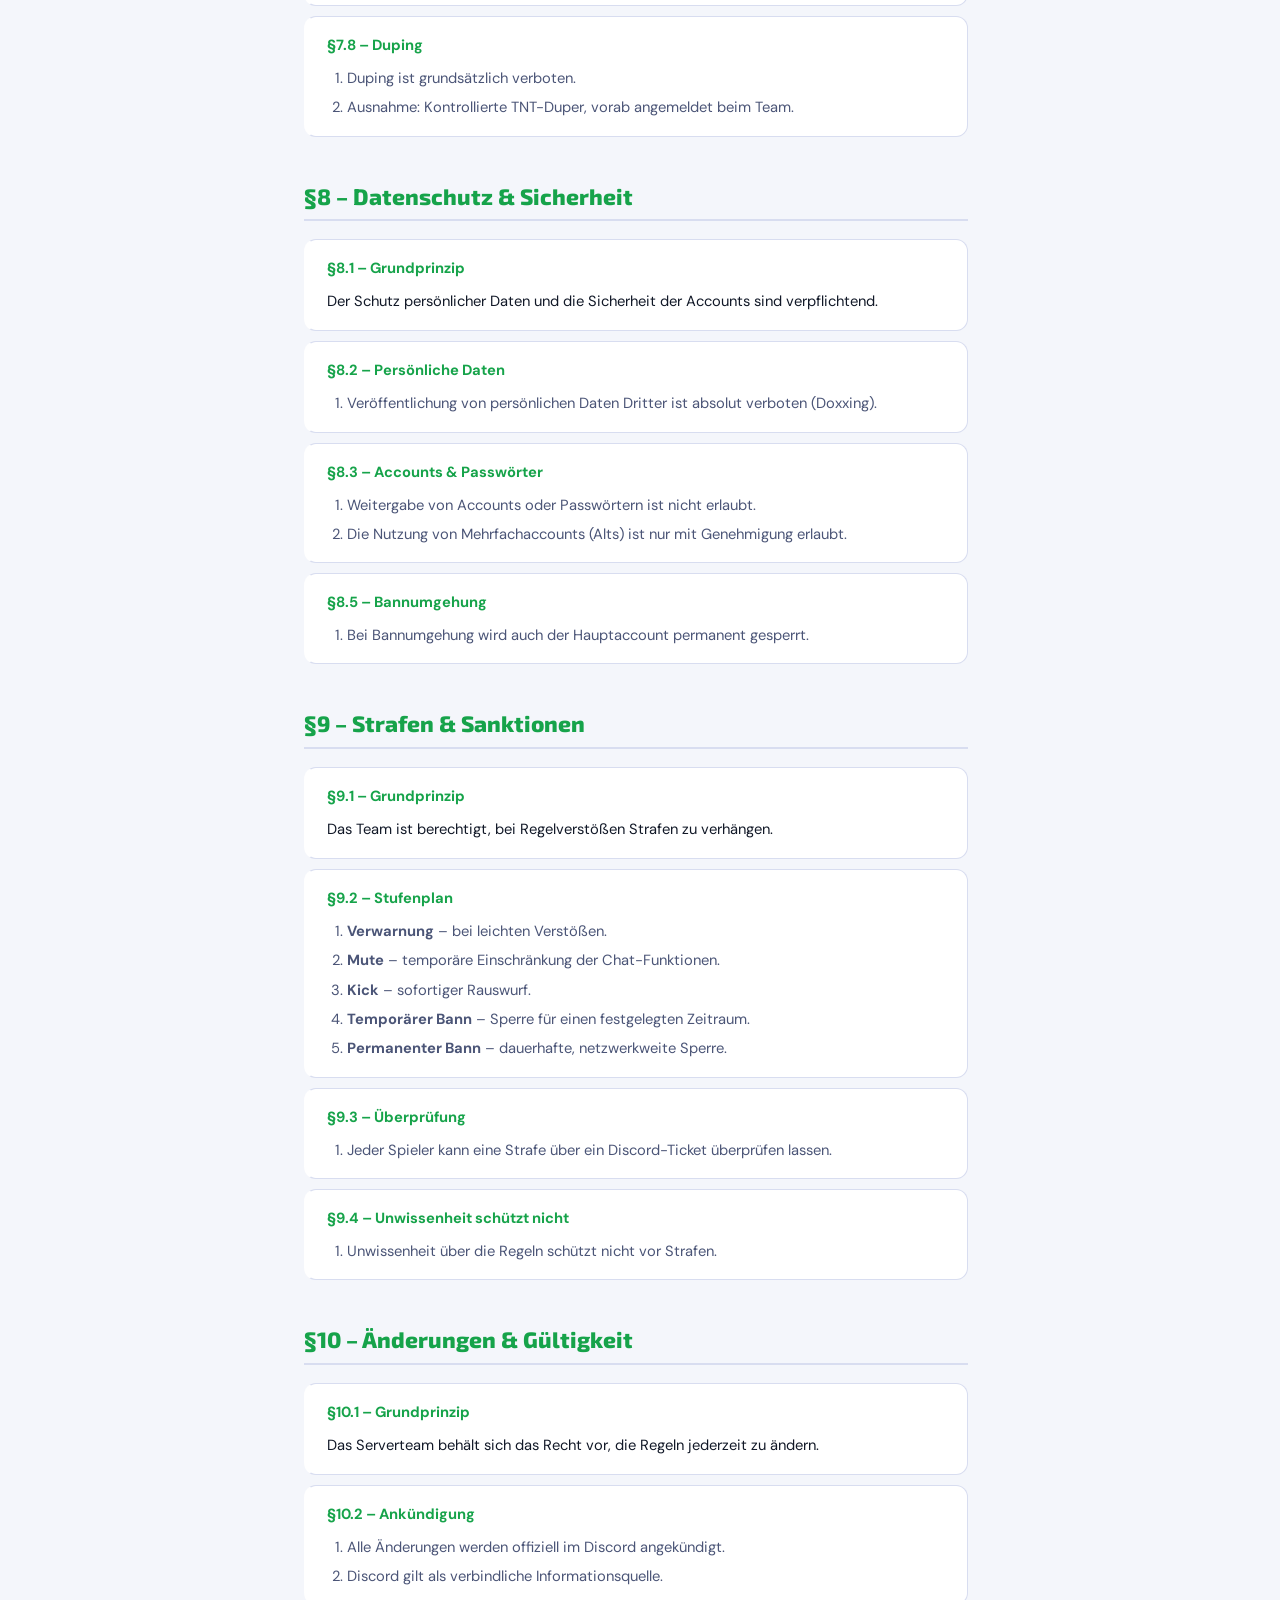
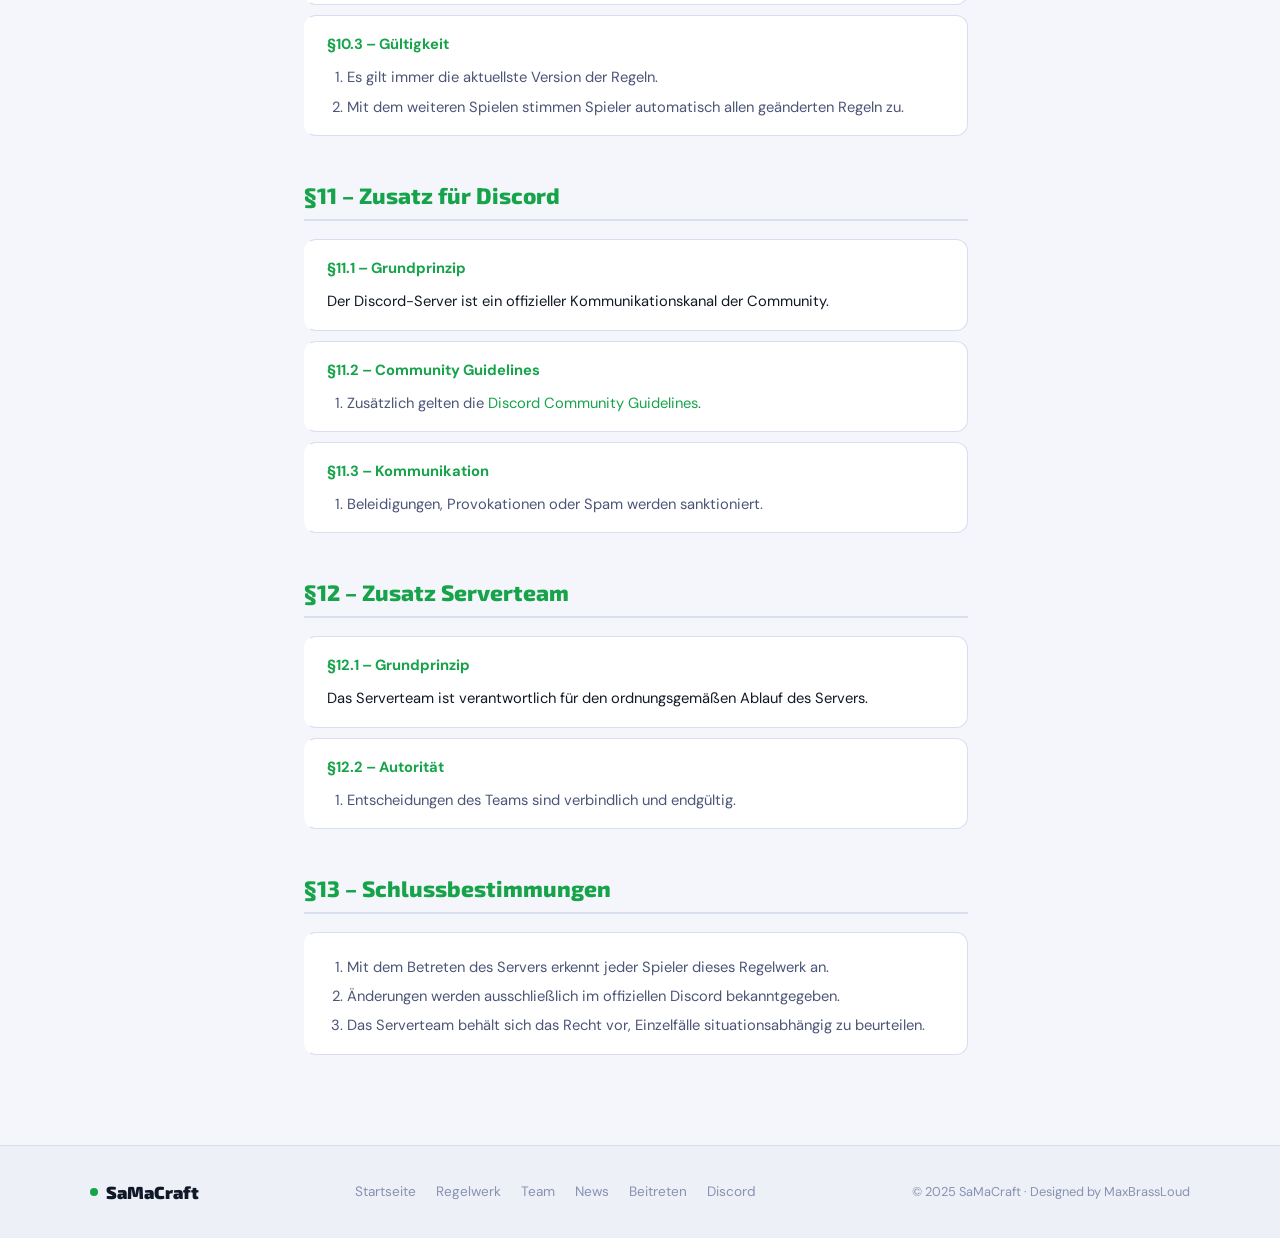
<file: src/templates/rules.html>
<!DOCTYPE html>
<html lang="de">
<head>
  <meta charset="UTF-8">
  <meta name="viewport" content="width=device-width, initial-scale=1.0">
  <title>SaMaCraft – Regelwerk</title>
  <link rel="stylesheet" href="../static/style.css">
  <script src="../static/script.js" defer></script>
  <style>
    /* Rule chapter heading */
    .rule-chapter {
      margin-top: 48px;
      margin-bottom: 18px;
      padding-bottom: 10px;
      border-bottom: 2px solid var(--border);
      scroll-margin-top: calc(var(--header-h) + 16px);
    }
    .rule-chapter:first-of-type { margin-top: 8px; }
    .rule-chapter h2 {
      font-size: 1.4em;
      font-weight: 800;
      color: var(--accent);
      margin: 0;
    }

    /* Rule card */
    .rule-card {
      background: var(--surface);
      border: 1px solid var(--border);
      border-left: 3px solid transparent;
      border-radius: var(--radius);
      padding: 16px 20px;
      margin-bottom: 10px;
      transition: border-left-color var(--trans), box-shadow var(--trans);
      scroll-margin-top: calc(var(--header-h) + 16px);
    }
    .rule-card:hover {
      border-left-color: var(--accent);
      box-shadow: var(--shadow-sm);
    }
    .rule-card p {
      font-size: 0.92em;
      line-height: 1.7;
      color: var(--text);
      margin: 0 0 8px;
    }
    .rule-card p:last-child { margin-bottom: 0; }
    .rule-card p strong { color: var(--accent); font-weight: 700; }
    .rule-card ol, .rule-card ul {
      padding-left: 20px;
      margin: 6px 0 0;
      font-size: 0.92em;
      color: var(--text);
    }
    .rule-card li { margin-bottom: 5px; line-height: 1.65; color: var(--text2); }
    .rule-card li:last-child { margin-bottom: 0; }
    .rule-card a { color: var(--accent); }

    /* No results */
    .rules-no-results {
      text-align: center;
      padding: 48px 20px;
      color: var(--text3);
      display: none;
    }
    .rules-no-results.visible { display: block; }

    /* Search highlight */
    mark {
      background: color-mix(in srgb, #facc15 30%, transparent);
      color: var(--text);
      border-radius: 3px;
      padding: 0 2px;
    }

    /* Stats row */
    .rules-stats {
      display: flex;
      gap: 20px;
      flex-wrap: wrap;
      margin-top: 14px;
    }
    .rules-stat {
      font-size: 0.82em;
      color: var(--text3);
      display: flex;
      align-items: center;
      gap: 5px;
    }
    .rules-stat strong { color: var(--text2); }

    /* Mobile sidebar toggle */
    .sidebar-toggle {
      display: none;
      align-items: center;
      gap: 8px;
      padding: 10px 16px;
      background: var(--surface);
      border: 1px solid var(--border);
      border-radius: var(--radius);
      font-size: 0.87em;
      font-weight: 600;
      color: var(--text2);
      cursor: pointer;
      margin-bottom: 16px;
      width: 100%;
      font-family: 'DM Sans', sans-serif;
      transition: all var(--trans);
    }
    .sidebar-toggle:hover { color: var(--accent); border-color: var(--accent); }

    @media (max-width: 900px) {
      .sidebar-toggle { display: flex; }
      .sidebar { display: none; }
      .sidebar.open { display: block; }
    }
  </style>
</head>
<body>

  <header id="header">
    <a href="/" class="header-logo"><span class="logo-dot"></span>SaMaCraft</a>
    <nav class="header-nav">
      <a href="/"           class="nav-link"><span class="nav-icon">🏠</span>Start</a>
      <a href="./rules.html" class="nav-link active"><span class="nav-icon">📋</span>Regelwerk</a>
      <a href="./team.html"  class="nav-link"><span class="nav-icon">👥</span>Team</a>
      <a href="./news"       class="nav-link"><span class="nav-icon">📰</span>News</a>
      <a href="./join.html"  class="nav-link"><span class="nav-icon">🎮</span>Beitreten</a>
    </nav>
    <div class="header-actions">
      <button id="theme-btn" class="theme-btn" title="Theme">🌙</button>
      <button id="hamburger-btn" class="hamburger-btn" aria-label="Menü">
        <span></span><span></span><span></span>
      </button>
    </div>
  </header>

  <div id="mobile-drawer" class="mobile-drawer">
    <a href="/"           class="nav-link"><span class="nav-icon">🏠</span>Startseite</a>
    <a href="./rules.html" class="nav-link active"><span class="nav-icon">📋</span>Regelwerk</a>
    <a href="./team.html"  class="nav-link"><span class="nav-icon">👥</span>Team</a>
    <a href="./news"       class="nav-link"><span class="nav-icon">📰</span>Neuigkeiten</a>
    <a href="./join.html"  class="btn btn-primary m-join-btn">🎮 Beitreten</a>
  </div>

  <div class="page">
    <div class="sidebar-layout">

      <!-- Sidebar -->
      <aside class="sidebar" id="rules-sidebar">
        <div class="input-wrap" style="margin-bottom:16px">
          <svg class="input-icon" viewBox="0 0 24 24" fill="none" stroke="currentColor" stroke-width="2" stroke-linecap="round" stroke-linejoin="round"><circle cx="11" cy="11" r="8"/><line x1="21" y1="21" x2="16.65" y2="16.65"/></svg>
          <input type="search" id="rule-search" placeholder="Regelwerk durchsuchen…">
        </div>

        <span class="sidebar-group-label">Abschnitte</span>
        <a href="#§1"  class="sidebar-link">§1 – Verhalten</a>
        <a href="#§2"  class="sidebar-link">§2 – Chat & Kommunikation</a>
        <a href="#§3"  class="sidebar-link">§3 – Griefing & PvP</a>
        <a href="#§4"  class="sidebar-link">§4 – Hacking & Mods</a>
        <a href="#§5"  class="sidebar-link">§5 – Wirtschaft</a>
        <a href="#§6"  class="sidebar-link">§6 – Team & Support</a>
        <a href="#§7"  class="sidebar-link">§7 – AFK & Farmen</a>
        <a href="#§8"  class="sidebar-link">§8 – Datenschutz</a>
        <a href="#§9"  class="sidebar-link">§9 – Strafen</a>
        <a href="#§10" class="sidebar-link">§10 – Änderungen</a>
        <a href="#§11" class="sidebar-link">§11 – Discord</a>
        <a href="#§12" class="sidebar-link">§12 – Serverteam</a>
        <a href="#§13" class="sidebar-link">§13 – Schluss</a>
      </aside>

      <!-- Main content -->
      <main class="sidebar-content">

        <!-- Mobile TOC toggle -->
        <button class="sidebar-toggle" onclick="document.getElementById('rules-sidebar').classList.toggle('open')">
          <svg width="16" height="16" viewBox="0 0 24 24" fill="none" stroke="currentColor" stroke-width="2" stroke-linecap="round" stroke-linejoin="round"><line x1="3" y1="6" x2="21" y2="6"/><line x1="3" y1="12" x2="21" y2="12"/><line x1="3" y1="18" x2="21" y2="18"/></svg>
          Inhaltsverzeichnis
        </button>

        <!-- Hero -->
        <div style="margin-bottom:36px;padding-bottom:28px;border-bottom:1px solid var(--border)">
          <h1 style="font-size:clamp(1.6em,4vw,2.4em);margin-bottom:8px">📋 Regelwerk</h1>
          <p style="color:var(--text2);font-size:0.95em">Das verbindliche Regelwerk für alle Spieler auf SaMaCraft. Mit dem Betreten des Servers erkennst du diese Regeln an.</p>
          <div class="rules-stats">
            <div class="rules-stat"><strong>13</strong> Abschnitte</div>
            <div class="rules-stat"><strong>Stand:</strong> 2025</div>
            <div class="rules-stat">Gilt für Server & Discord</div>
          </div>
        </div>

        <div class="rules-no-results" id="rules-no-results">
          <div style="font-size:2.2em;margin-bottom:10px">🔍</div>
          Keine Regeln für diese Suche gefunden.
        </div>

        <!-- §1 -->
        <div class="rule-chapter" id="§1"><h2>§1 – Verhalten im Allgemeinen</h2></div>
        <div class="rule-card" id="§1.1"><p><strong>§1.1 – Grundprinzip</strong></p><p>Respekt und Fairness bilden die Grundlage des gesamten Serverbetriebs. Jeder Spieler ist verpflichtet, sich so zu verhalten, dass weder das Spielerlebnis anderer noch der Ruf des Servers beeinträchtigt werden.</p></div>
        <div class="rule-card" id="§1.2"><p><strong>§1.2 – Respekt und Umgangston</strong></p><ol><li>Jeder Spieler, jedes Teammitglied und jeder Gast ist mit Respekt zu behandeln – unabhängig von Herkunft, Geschlecht, Religion, Sprache, Spielstil oder Erfahrung.</li><li>Beleidigungen, Diskriminierungen, Provokationen, Mobbing, Drohungen oder jegliche Art von herabwürdigendem Verhalten werden nicht toleriert.</li><li>Sarkasmus, Ironie oder „Spaß" gelten nicht als Entschuldigung, wenn sich andere Spieler beleidigt fühlen.</li><li>Wiederholtes negatives Verhalten kann als toxisches Verhalten gewertet werden.</li></ol></div>
        <div class="rule-card" id="§1.3"><p><strong>§1.3 – Eigenverantwortung</strong></p><ol><li>Jeder Spieler ist für sein Verhalten und alle Handlungen über seinen Account selbst verantwortlich.</li><li>„Ein Freund war auf meinem Account" gilt nicht als Entschuldigung.</li><li>Das bewusste Ausnutzen von Grauzonen kann wie ein Regelverstoß behandelt werden.</li></ol></div>
        <div class="rule-card" id="§1.4"><p><strong>§1.4 – Fairness & Spielfehler</strong></p><ol><li>Das absichtliche Ausnutzen von Spielfehlern, Glitches oder Bugs ist strengstens untersagt.</li><li>Entdeckte Bugs sind unverzüglich einem Teammitglied zu melden.</li><li>Wer anderen zeigt, wie man einen Bug ausnutzt, wird genauso bestraft.</li></ol></div>
        <div class="rule-card" id="§1.5"><p><strong>§1.5 – Identität & Nachahmung</strong></p><ol><li>Das Nachahmen von Teammitgliedern ist streng verboten.</li><li>Der Versuch, durch falsche Angaben Autorität vorzutäuschen, führt zum sofortigen Bann.</li></ol></div>
        <div class="rule-card" id="§1.6"><p><strong>§1.6 – Umgang mit Teamentscheidungen</strong></p><ol><li>Teamentscheidungen sind zu respektieren und gelten als bindend.</li><li>Diskussionen mit Teammitgliedern sind nur ohne Beleidigungen zulässig.</li><li>Moderatoren und Administratoren haben das letzte Wort.</li></ol></div>
        <div class="rule-card" id="§1.7"><p><strong>§1.7 – Verhalten gegenüber neuen Spielern</strong></p><ol><li>Neue Spieler sind freundlich zu behandeln und sollen nicht benachteiligt werden.</li><li>Das absichtliche Erschweren des Spieleinstiegs ist untersagt.</li></ol></div>
        <div class="rule-card" id="§1.8"><p><strong>§1.8 – Serverinterne Kultur</strong></p><ol><li>Respekt, Humor und Fairness stehen über Konkurrenzdenken.</li><li>Jegliche Art von Glücksspiel ist verboten.</li></ol></div>

        <!-- §2 -->
        <div class="rule-chapter" id="§2"><h2>§2 – Chat & Kommunikation</h2></div>
        <div class="rule-card" id="§2.1"><p><strong>§2.1 – Grundprinzip</strong></p><p>Die Kommunikation soll stets respektvoll, verständlich und angenehm bleiben.</p></div>
        <div class="rule-card" id="§2.2"><p><strong>§2.2 – Allgemeine Chatregeln</strong></p><ol><li>Spam jeglicher Art ist verboten (wiederholte Nachrichten, Capslock-Spam, sinnlose Zeichenfolgen).</li><li>Werbung für andere Server ist nur nach ausdrücklicher Genehmigung erlaubt.</li><li>Unangemessene Themen (Gewalt, Drogen, Politik, Religion, sexuelle Inhalte) sind nicht gestattet.</li></ol></div>
        <div class="rule-card" id="§2.3"><p><strong>§2.3 – Diskriminierung & Hassrede</strong></p><ol><li>Jegliche Form von Rassismus, Sexismus, Homophobie oder NS-Bezügen führt zum sofortigen Bann.</li><li>Witze oder Andeutungen werden genauso behandelt wie direkte Aussagen.</li></ol></div>
        <div class="rule-card" id="§2.4"><p><strong>§2.4 – Links & externe Inhalte</strong></p><ol><li>Links sind nur erlaubt, wenn sie unbedenklich und relevant sind.</li><li>Phishing- oder IP-Logger-Links führen zum sofortigen Bann.</li></ol></div>
        <div class="rule-card" id="§2.5"><p><strong>§2.5 – Datenschutz & private Kommunikation</strong></p><ol><li>Das Veröffentlichen privater Nachrichten ohne Zustimmung ist streng verboten.</li><li>Doxxing führt ohne Ausnahme zu einem permanenten Bann.</li></ol></div>
        <div class="rule-card" id="§2.6"><p><strong>§2.6 – Konflikte</strong></p><ol><li>Persönliche Konflikte sind privat zu klären.</li><li>Das Nachtreten bereits abgeschlossener Maßnahmen ist untersagt.</li></ol></div>
        <div class="rule-card" id="§2.7"><p><strong>§2.7 – Umgang mit dem Team</strong></p><ol><li>Supportanfragen sind freundlich, sachlich und präzise zu formulieren.</li><li>Das Fälschen von Chatverläufen wird als schwerer Regelverstoß behandelt.</li></ol></div>
        <div class="rule-card" id="§2.8"><p><strong>§2.8 – Sprache</strong></p><ol><li>Der Chat soll vorzugsweise auf Deutsch oder Englisch geführt werden.</li><li>Beleidigungen in anderen Sprachen gelten ebenfalls als Regelverstoß.</li></ol></div>
        <div class="rule-card" id="§2.9"><p><strong>§2.9 – Voice-Chat</strong></p><ol><li>Der Voice-Chat unterliegt denselben Regeln wie der Text-Chat.</li><li>Gespräche dürfen nicht ohne Zustimmung aller aufgezeichnet werden.</li></ol></div>
        <div class="rule-card" id="§2.10"><p><strong>§2.10 – Event-Chats</strong></p><ol><li>Event-Chats sind ausschließlich für eventbezogene Kommunikation gedacht.</li><li>Absichtliches Stören kann zum Ausschluss vom Event führen.</li></ol></div>

        <!-- §3 -->
        <div class="rule-chapter" id="§3"><h2>§3 – Griefing, Diebstahl & PvP</h2></div>
        <div class="rule-card" id="§3.1"><p><strong>§3.1 – Grundprinzip</strong></p><p>Jeder Spieler soll frei und ohne Angst vor Zerstörung oder Diebstahl spielen können.</p></div>
        <div class="rule-card" id="§3.2"><p><strong>§3.2 – Griefing</strong></p><ol><li>Griefing bezeichnet das absichtliche Zerstören fremder Bauwerke.</li><li>Griefing wird je nach Schwere mit einem temporären oder permanenten Bann bestraft.</li></ol></div>
        <div class="rule-card" id="§3.3"><p><strong>§3.3 – Diebstahl</strong></p><ol><li>Das Entwenden von Items anderer Spieler ist strengstens verboten.</li><li>Auch „nur kurz reinschauen" gilt als versuchter Diebstahl.</li></ol></div>
        <div class="rule-card" id="§3.4"><p><strong>§3.4 – Eigentum</strong></p><ol><li>Alle Bauwerke gelten als Privateigentum des Erbauers.</li><li>Auch ungesicherte Basen unterliegen dem Schutz der Regeln.</li></ol></div>
        <div class="rule-card" id="§3.5"><p><strong>§3.5 – PvP</strong></p><ol><li>PvP ist grundsätzlich erlaubt, sofern es fair geschieht.</li><li>PvP darf nicht dazu missbraucht werden, andere dauerhaft zu belästigen.</li><li>Das Team wird nur tätig, wenn ein Support-Ticket im Discord eröffnet wird.</li></ol></div>
        <div class="rule-card" id="§3.6"><p><strong>§3.6 – Spawn- & Base-Camping</strong></p><ol><li>Spawn-Camping ist strengstens untersagt.</li><li>Base-Camping gilt als Belästigung und kann zu einem Bann führen.</li></ol></div>
        <div class="rule-card" id="§3.7"><p><strong>§3.7 – Raids & Event-PvP</strong></p><ol><li>Raids sind nur in dafür vorgesehenen Welten oder Events erlaubt.</li><li>Spontane Raids ohne Erlaubnis sind nicht zulässig.</li></ol></div>
        <div class="rule-card" id="§3.8"><p><strong>§3.8 – Konsequenzen</strong></p><ol><li>Griefing, Diebstahl oder unzulässiges PvP führen zu: Verwarnung, temporärem oder permanentem Bann.</li></ol></div>
        <div class="rule-card" id="§3.9"><p><strong>§3.9 – Gemeinschaftsgebiete</strong></p><ol><li>Das Bauen oder Abbauen ohne Absprache kann als Griefing gelten.</li></ol></div>
        <div class="rule-card" id="§3.10"><p><strong>§3.10 – Meldung von Regelverstößen</strong></p><ol><li>Eigenmächtige Racheaktionen sind nicht erlaubt.</li><li>Bewusstes Falschmelden ist ebenfalls ein Regelverstoß.</li></ol></div>

        <!-- §4 -->
        <div class="rule-chapter" id="§4"><h2>§4 – Hacking, Modifikationen & Clients</h2></div>
        <div class="rule-card" id="§4.1"><p><strong>§4.1 – Grundprinzip</strong></p><p>Jeder Spieler soll ausschließlich mit sauberen, fairen und genehmigten Spielclients spielen.</p></div>
        <div class="rule-card" id="§4.2"><p><strong>§4.2 – Verbotene Modifikationen</strong></p><ol><li>Hacks, Mod-Clients oder Tools, die unfaire Vorteile erzeugen, sind verboten.</li><li>Verboten sind insbesondere: X-Ray, KillAura, Aimbot, Speed-/Fly-Hacks, Script-Engines, Freecam.</li><li>Auch das kurzzeitige Aktivieren führt zum Bann.</li></ol></div>
        <div class="rule-card" id="§4.3"><p><strong>§4.3 – Unerlaubte Eingabegeräte</strong></p><ol><li>Geräte, die automatisch Eingaben simulieren, sind nicht erlaubt.</li><li>AutoHotkey, Python-Macros oder ähnliche gelten als Hack.</li></ol></div>
        <div class="rule-card" id="§4.4"><p><strong>§4.4 – Erlaubte Modifikationen</strong></p><ol><li>Erlaubt: Optifine, Sodium, Iris, Lunar Client (ohne Addons), ReplayMod, Performance-Mods.</li><li>Minimaps ohne Spieler- oder Höhlenanzeige sind erlaubt.</li><li>LabyMod, Badlion Client ohne verbotene Addons sind erlaubt.</li></ol></div>
        <div class="rule-card" id="§4.5"><p><strong>§4.5 – Resourcepacks & Shader</strong></p><ol><li>Resourcepacks mit transparenten Blöcken oder manipulierten Erztexturen gelten als X-Ray.</li></ol></div>
        <div class="rule-card" id="§4.6"><p><strong>§4.6 – Client-Manipulation</strong></p><ol><li>Das Umgehen des Anticheat-Systems ist ein schwerer Regelverstoß.</li><li>Das Bewerben von Hacks führt zum permanenten Bann.</li></ol></div>
        <div class="rule-card" id="§4.7"><p><strong>§4.7 – Externe Programme & Bots</strong></p><ol><li>Jegliche Automatisierung durch externe Software oder Bots ist verboten.</li></ol></div>
        <div class="rule-card" id="§4.8"><p><strong>§4.8 – Meldepflicht</strong></p><ol><li>Exploits sind sofort vertraulich dem Team zu melden.</li></ol></div>
        <div class="rule-card" id="§4.9"><p><strong>§4.9 – Kontrolle</strong></p><ol><li>Das Team darf im Verdachtsfall Client-Logs und AntiCheat-Daten auswerten.</li></ol></div>
        <div class="rule-card" id="§4.10"><p><strong>§4.10 – Konsequenzen</strong></p><ol><li>Verstöße führen sofort zu einem temporären oder permanenten Bann.</li><li>Bannumgehung durch Zweitaccounts verlängert die Sperre automatisch.</li></ol></div>

        <!-- §5 -->
        <div class="rule-chapter" id="§5"><h2>§5 – Wirtschaft & Handel</h2></div>
        <div class="rule-card" id="§5.1"><p><strong>§5.1 – Grundprinzip</strong></p><p>Das Wirtschaftssystem soll fair, transparent und nachvollziehbar sein.</p></div>
        <div class="rule-card" id="§5.2"><p><strong>§5.2 – Handel</strong></p><ol><li>Alle Handelsgeschäfte müssen freiwillig und transparent erfolgen.</li><li>Das Manipulieren von Preisen gilt als Scamming.</li></ol></div>
        <div class="rule-card" id="§5.3"><p><strong>§5.3 – Server-Shops</strong></p><ol><li>Shops müssen korrekt beschriftet sein: Artikelname, Menge und Preis müssen klar angegeben sein.</li></ol></div>
        <div class="rule-card" id="§5.4"><p><strong>§5.4 – Echtgeld-Handel</strong></p><ol><li>Der Kauf oder Verkauf von Ingame-Gegenständen gegen echtes Geld ist strikt verboten.</li></ol></div>
        <div class="rule-card" id="§5.5"><p><strong>§5.5 – Scamming & Betrug</strong></p><ol><li>Scamming ist das bewusste Täuschen eines anderen Spielers zum eigenen Vorteil.</li><li>Eigenmächtige Racheaktionen gelten als Regelverstoß.</li></ol></div>
        <div class="rule-card" id="§5.7"><p><strong>§5.7 – Fairness</strong></p><ol><li>Das absichtliche Monopolisieren von Items kann sanktioniert werden.</li></ol></div>
        <div class="rule-card" id="§5.9"><p><strong>§5.9 – Server-Shop</strong></p><ol><li>Das Benutzen des Admin-Shops vor der offiziellen Ankündigung wird mit einem 48h-Bann bestraft.</li></ol></div>

        <!-- §6 -->
        <div class="rule-chapter" id="§6"><h2>§6 – Teams, Rechte & Support</h2></div>
        <div class="rule-card" id="§6.1"><p><strong>§6.1 – Grundprinzip</strong></p><p>Spieler sind verpflichtet, die Autorität des Teams zu respektieren.</p></div>
        <div class="rule-card" id="§6.2"><p><strong>§6.2 – Umgang mit Teammitgliedern</strong></p><ol><li>Teammitglieder dürfen nicht bedroht, beleidigt oder provoziert werden.</li></ol></div>
        <div class="rule-card" id="§6.3"><p><strong>§6.3 – Rechte der Teammitglieder</strong></p><ol><li>Das Ausnutzen von Team-Rechten zum persönlichen Vorteil ist verboten.</li></ol></div>
        <div class="rule-card" id="§6.4"><p><strong>§6.4 – Supportanfragen</strong></p><ol><li>Spieler können Probleme über das Discord-Ticketsystem melden.</li></ol></div>
        <div class="rule-card" id="§6.5"><p><strong>§6.5 – Beschwerden</strong></p><ol><li>Beschwerden werden ausschließlich über offizielle Kanäle (Discord-Ticket) bearbeitet.</li></ol></div>

        <!-- §7 -->
        <div class="rule-chapter" id="§7"><h2>§7 – AFK, Farmen & Ressourcen</h2></div>
        <div class="rule-card" id="§7.1"><p><strong>§7.1 – Grundprinzip</strong></p><p>AFK- und automatisierte Farmen sind erlaubt, solange sie den Serverbetrieb nicht beeinträchtigen.</p></div>
        <div class="rule-card" id="§7.2"><p><strong>§7.2 – AFK-Verhalten</strong></p><ol><li>AFK-Zeit ist kein Regelverstoß.</li><li>AFK-Verhalten darf keine Server-Performance beeinträchtigen.</li></ol></div>
        <div class="rule-card" id="§7.3"><p><strong>§7.3 – Farmen & Automatisierung</strong></p><ol><li>Automatische Farmen sind erlaubt, sofern sie den Server nicht merklich belasten.</li><li>Farmen, die Serverlag erzeugen, müssen auf Anordnung angepasst werden.</li></ol></div>
        <div class="rule-card" id="§7.7"><p><strong>§7.7 – Chunkloader</strong></p><ol><li>Chunkloader sind grundsätzlich erlaubt, außer sie erzeugen Lags.</li></ol></div>
        <div class="rule-card" id="§7.8"><p><strong>§7.8 – Duping</strong></p><ol><li>Duping ist grundsätzlich verboten.</li><li>Ausnahme: Kontrollierte TNT-Duper, vorab angemeldet beim Team.</li></ol></div>

        <!-- §8 -->
        <div class="rule-chapter" id="§8"><h2>§8 – Datenschutz & Sicherheit</h2></div>
        <div class="rule-card" id="§8.1"><p><strong>§8.1 – Grundprinzip</strong></p><p>Der Schutz persönlicher Daten und die Sicherheit der Accounts sind verpflichtend.</p></div>
        <div class="rule-card" id="§8.2"><p><strong>§8.2 – Persönliche Daten</strong></p><ol><li>Veröffentlichung von persönlichen Daten Dritter ist absolut verboten (Doxxing).</li></ol></div>
        <div class="rule-card" id="§8.3"><p><strong>§8.3 – Accounts & Passwörter</strong></p><ol><li>Weitergabe von Accounts oder Passwörtern ist nicht erlaubt.</li><li>Die Nutzung von Mehrfachaccounts (Alts) ist nur mit Genehmigung erlaubt.</li></ol></div>
        <div class="rule-card" id="§8.5"><p><strong>§8.5 – Bannumgehung</strong></p><ol><li>Bei Bannumgehung wird auch der Hauptaccount permanent gesperrt.</li></ol></div>

        <!-- §9 -->
        <div class="rule-chapter" id="§9"><h2>§9 – Strafen & Sanktionen</h2></div>
        <div class="rule-card" id="§9.1"><p><strong>§9.1 – Grundprinzip</strong></p><p>Das Team ist berechtigt, bei Regelverstößen Strafen zu verhängen.</p></div>
        <div class="rule-card" id="§9.2"><p><strong>§9.2 – Stufenplan</strong></p><ol><li><strong>Verwarnung</strong> – bei leichten Verstößen.</li><li><strong>Mute</strong> – temporäre Einschränkung der Chat-Funktionen.</li><li><strong>Kick</strong> – sofortiger Rauswurf.</li><li><strong>Temporärer Bann</strong> – Sperre für einen festgelegten Zeitraum.</li><li><strong>Permanenter Bann</strong> – dauerhafte, netzwerkweite Sperre.</li></ol></div>
        <div class="rule-card" id="§9.3"><p><strong>§9.3 – Überprüfung</strong></p><ol><li>Jeder Spieler kann eine Strafe über ein Discord-Ticket überprüfen lassen.</li></ol></div>
        <div class="rule-card" id="§9.4"><p><strong>§9.4 – Unwissenheit schützt nicht</strong></p><ol><li>Unwissenheit über die Regeln schützt nicht vor Strafen.</li></ol></div>

        <!-- §10 -->
        <div class="rule-chapter" id="§10"><h2>§10 – Änderungen & Gültigkeit</h2></div>
        <div class="rule-card" id="§10.1"><p><strong>§10.1 – Grundprinzip</strong></p><p>Das Serverteam behält sich das Recht vor, die Regeln jederzeit zu ändern.</p></div>
        <div class="rule-card" id="§10.2"><p><strong>§10.2 – Ankündigung</strong></p><ol><li>Alle Änderungen werden offiziell im Discord angekündigt.</li><li>Discord gilt als verbindliche Informationsquelle.</li></ol></div>
        <div class="rule-card" id="§10.3"><p><strong>§10.3 – Gültigkeit</strong></p><ol><li>Es gilt immer die aktuellste Version der Regeln.</li><li>Mit dem weiteren Spielen stimmen Spieler automatisch allen geänderten Regeln zu.</li></ol></div>

        <!-- §11 -->
        <div class="rule-chapter" id="§11"><h2>§11 – Zusatz für Discord</h2></div>
        <div class="rule-card" id="§11.1"><p><strong>§11.1 – Grundprinzip</strong></p><p>Der Discord-Server ist ein offizieller Kommunikationskanal der Community.</p></div>
        <div class="rule-card" id="§11.2"><p><strong>§11.2 – Community Guidelines</strong></p><ol><li>Zusätzlich gelten die <a href="https://discord.com/guidelines" target="_blank">Discord Community Guidelines</a>.</li></ol></div>
        <div class="rule-card" id="§11.3"><p><strong>§11.3 – Kommunikation</strong></p><ol><li>Beleidigungen, Provokationen oder Spam werden sanktioniert.</li></ol></div>

        <!-- §12 -->
        <div class="rule-chapter" id="§12"><h2>§12 – Zusatz Serverteam</h2></div>
        <div class="rule-card" id="§12.1"><p><strong>§12.1 – Grundprinzip</strong></p><p>Das Serverteam ist verantwortlich für den ordnungsgemäßen Ablauf des Servers.</p></div>
        <div class="rule-card" id="§12.2"><p><strong>§12.2 – Autorität</strong></p><ol><li>Entscheidungen des Teams sind verbindlich und endgültig.</li></ol></div>

        <!-- §13 -->
        <div class="rule-chapter" id="§13"><h2>§13 – Schlussbestimmungen</h2></div>
        <div class="rule-card"><ol><li>Mit dem Betreten des Servers erkennt jeder Spieler dieses Regelwerk an.</li><li>Änderungen werden ausschließlich im offiziellen Discord bekanntgegeben.</li><li>Das Serverteam behält sich das Recht vor, Einzelfälle situationsabhängig zu beurteilen.</li></ol></div>

      </main>
    </div>
  </div>

  <footer id="footer">
    <div class="footer-inner">
      <div class="footer-logo"><span class="logo-dot"></span>SaMaCraft</div>
      <div class="footer-links">
        <a href="/">Startseite</a><a href="./rules.html">Regelwerk</a>
        <a href="./team.html">Team</a><a href="./news">News</a>
        <a href="./join.html">Beitreten</a>
        <a href="https://discord.gg/E3ZHhWyfMG" target="_blank">Discord</a>
      </div>
      <span class="footer-copy">© 2025 SaMaCraft · Designed by MaxBrassLoud</span>
    </div>
  </footer>

</body>
</html>
</file>
<file: src/static/style.css>
/* ════════════════════════════════════════════════════════════════
   SAMACRAFT – Design System v2
   Fonts: Exo 2 (display) + DM Sans (body)
   Accent: Minecraft-green #4ade80
   Dark mode default, Light mode via [data-theme="light"]
════════════════════════════════════════════════════════════════ */

@import url('https://fonts.googleapis.com/css2?family=Exo+2:wght@400;600;700;800;900&family=DM+Sans:ital,opsz,wght@0,9..40,300;0,9..40,400;0,9..40,500;0,9..40,600;1,9..40,400&display=swap');

/* ── Tokens ──────────────────────────────────────────────────── */
:root {
  /* Dark (default) */
  --bg:          #0c0e12;
  --bg2:         #111318;
  --bg3:         #181b22;
  --surface:     #1e2130;
  --surface2:    #252a3a;
  --border:      #2a2f42;
  --border2:     #363d54;

  --text:        #e8eaf2;
  --text2:       #9aa3be;
  --text3:       #606880;

  --accent:      #4ade80;
  --accent-dim:  #2d7a4a;
  --accent-glow: rgba(74,222,128,0.15);

  --red:    #f87171;
  --orange: #fb923c;
  --blue:   #60a5fa;
  --purple: #c084fc;
  --teal:   #2dd4bf;

  --radius:    12px;
  --radius-lg: 18px;
  --radius-xl: 24px;

  --shadow-sm:  0 1px 3px rgba(0,0,0,0.4);
  --shadow:     0 4px 16px rgba(0,0,0,0.5);
  --shadow-lg:  0 12px 40px rgba(0,0,0,0.6);
  --shadow-xl:  0 24px 64px rgba(0,0,0,0.7);

  --header-h: 64px;
  --sidebar-w: 256px;

  --trans: 0.2s ease;
  --trans-slow: 0.4s ease;
}

[data-theme="light"] {
  --bg:          #f4f6fb;
  --bg2:         #edf0f7;
  --bg3:         #e4e8f3;
  --surface:     #ffffff;
  --surface2:    #f0f3fc;
  --border:      #d8ddf0;
  --border2:     #c4cae0;

  --text:        #111827;
  --text2:       #4b5577;
  --text3:       #8892b0;

  --accent:      #16a34a;
  --accent-dim:  #dcfce7;
  --accent-glow: rgba(22,163,74,0.12);

  --shadow-sm:  0 1px 3px rgba(0,0,0,0.06);
  --shadow:     0 4px 16px rgba(0,0,0,0.1);
  --shadow-lg:  0 12px 40px rgba(0,0,0,0.12);
  --shadow-xl:  0 24px 64px rgba(0,0,0,0.15);
}

/* ── Reset ───────────────────────────────────────────────────── */
*, *::before, *::after { box-sizing: border-box; margin: 0; padding: 0; }
html { scroll-behavior: smooth; }
body {
  font-family: 'DM Sans', system-ui, sans-serif;
  background: var(--bg);
  color: var(--text);
  line-height: 1.6;
  min-height: 100vh;
  -webkit-text-size-adjust: 100%;
  transition: background var(--trans-slow), color var(--trans-slow);
}
img { display: block; max-width: 100%; }
a { color: var(--accent); text-decoration: none; }
a:hover { text-decoration: underline; }

/* ── Typography ──────────────────────────────────────────────── */
h1, h2, h3, h4 {
  font-family: 'Exo 2', sans-serif;
  font-weight: 800;
  line-height: 1.1;
  color: var(--text);
}
.display {
  font-family: 'Exo 2', sans-serif;
  font-weight: 900;
  letter-spacing: -0.5px;
}
.label {
  font-size: 0.7em;
  font-weight: 600;
  text-transform: uppercase;
  letter-spacing: 1.5px;
  color: var(--text3);
}

/* ── Buttons ─────────────────────────────────────────────────── */
button { cursor: pointer; font-family: 'DM Sans', sans-serif; border: none; }

.btn {
  display: inline-flex;
  align-items: center;
  gap: 8px;
  padding: 11px 22px;
  border-radius: var(--radius);
  font-size: 0.9em;
  font-weight: 600;
  transition: all var(--trans);
  cursor: pointer;
  border: none;
  white-space: nowrap;
}
.btn-primary {
  background: var(--accent);
  color: #000;
}
.btn-primary:hover {
  filter: brightness(1.1);
  transform: translateY(-1px);
  box-shadow: 0 6px 20px var(--accent-glow);
}
.btn-ghost {
  background: transparent;
  color: var(--text);
  border: 1px solid var(--border2);
}
.btn-ghost:hover {
  border-color: var(--accent);
  color: var(--accent);
  background: var(--accent-glow);
  transform: translateY(-1px);
}
.btn-sm { padding: 7px 14px; font-size: 0.82em; }
.btn-lg { padding: 14px 28px; font-size: 1em; }

/* ── Header ──────────────────────────────────────────────────── */
#header {
  position: fixed;
  top: 0; left: 0; right: 0;
  height: var(--header-h);
  background: color-mix(in srgb, var(--bg) 85%, transparent);
  backdrop-filter: blur(16px);
  -webkit-backdrop-filter: blur(16px);
  border-bottom: 1px solid var(--border);
  z-index: 500;
  display: flex;
  align-items: center;
  padding: 0 24px;
  gap: 16px;
  transition: background var(--trans-slow), border-color var(--trans-slow);
}

.header-logo {
  font-family: 'Exo 2', sans-serif;
  font-weight: 900;
  font-size: 1.3em;
  color: var(--text);
  letter-spacing: -0.5px;
  flex-shrink: 0;
  display: flex;
  align-items: center;
  gap: 8px;
  text-decoration: none;
}
.header-logo:hover { text-decoration: none; }
.logo-dot {
  width: 8px; height: 8px;
  border-radius: 50%;
  background: var(--accent);
  flex-shrink: 0;
  animation: logo-pulse 2.5s ease infinite;
}
@keyframes logo-pulse {
  0%, 100% { box-shadow: 0 0 0 0 var(--accent-glow); }
  50%       { box-shadow: 0 0 0 6px transparent; }
}

.header-nav {
  display: flex;
  align-items: center;
  gap: 2px;
  flex: 1;
  justify-content: center;
}
.nav-link {
  padding: 7px 14px;
  border-radius: 8px;
  font-size: 0.88em;
  font-weight: 500;
  color: var(--text2);
  background: transparent;
  border: none;
  cursor: pointer;
  transition: all var(--trans);
  white-space: nowrap;
  display: flex;
  align-items: center;
  gap: 6px;
  font-family: 'DM Sans', sans-serif;
  text-decoration: none;
}
.nav-link:hover { color: var(--text); background: var(--surface); text-decoration: none; }
.nav-link.active {
  color: var(--accent);
  background: var(--accent-glow);
  font-weight: 600;
}
.nav-link .nav-icon { font-size: 0.95em; opacity: 0.8; }

.header-actions {
  display: flex;
  align-items: center;
  gap: 8px;
  flex-shrink: 0;
}

/* Theme toggle */
.theme-btn {
  width: 38px; height: 38px;
  border-radius: 10px;
  background: var(--surface);
  border: 1px solid var(--border);
  color: var(--text2);
  font-size: 1em;
  display: flex;
  align-items: center;
  justify-content: center;
  transition: all var(--trans);
  cursor: pointer;
}
.theme-btn:hover { border-color: var(--accent); color: var(--accent); background: var(--accent-glow); }

/* Hamburger */
.hamburger-btn {
  display: none;
  width: 38px; height: 38px;
  border-radius: 10px;
  background: var(--surface);
  border: 1px solid var(--border);
  flex-direction: column;
  align-items: center;
  justify-content: center;
  gap: 5px;
  cursor: pointer;
}
.hamburger-btn span {
  display: block;
  width: 18px; height: 2px;
  background: var(--text);
  border-radius: 2px;
  transition: all var(--trans);
}
.hamburger-btn.open span:nth-child(1) { transform: translateY(7px) rotate(45deg); }
.hamburger-btn.open span:nth-child(2) { opacity: 0; width: 0; }
.hamburger-btn.open span:nth-child(3) { transform: translateY(-7px) rotate(-45deg); }

/* Mobile nav drawer */
.mobile-drawer {
  display: none;
  position: fixed;
  top: var(--header-h); left: 0; right: 0;
  background: var(--bg2);
  border-bottom: 1px solid var(--border);
  z-index: 490;
  padding: 12px 16px 16px;
  flex-direction: column;
  gap: 4px;
  animation: slideDown 0.2s ease;
}
@keyframes slideDown {
  from { opacity: 0; transform: translateY(-8px); }
  to   { opacity: 1; transform: translateY(0); }
}
.mobile-drawer.open { display: flex; }
.mobile-drawer .nav-link {
  width: 100%;
  padding: 11px 14px;
  border-radius: var(--radius);
}
.mobile-drawer .m-join-btn {
  margin-top: 6px;
  width: 100%;
  justify-content: center;
}

/* ── Page wrapper ────────────────────────────────────────────── */
.page { padding-top: var(--header-h); min-height: 100vh; }

/* ── Container ───────────────────────────────────────────────── */
.container      { max-width: 1100px; margin: 0 auto; padding: 0 24px; }
.container-sm   { max-width: 780px;  margin: 0 auto; padding: 0 24px; }
.container-xs   { max-width: 640px;  margin: 0 auto; padding: 0 24px; }

/* ── Section spacing ─────────────────────────────────────────── */
.section { padding: 72px 0; }
.section-sm { padding: 48px 0; }
.section-lg { padding: 96px 0; }

/* ── Section header ──────────────────────────────────────────── */
.section-head {
  display: flex;
  align-items: flex-end;
  justify-content: space-between;
  gap: 16px;
  margin-bottom: 36px;
  flex-wrap: wrap;
}
.section-head h2 { font-size: clamp(1.5em, 4vw, 2em); }
.section-head .see-all {
  font-size: 0.85em;
  font-weight: 600;
  color: var(--accent);
  white-space: nowrap;
  display: flex;
  align-items: center;
  gap: 4px;
}
.section-head .see-all:hover { text-decoration: underline; }

/* ── Cards ───────────────────────────────────────────────────── */
.card {
  background: var(--surface);
  border: 1px solid var(--border);
  border-radius: var(--radius-lg);
  transition: transform var(--trans), box-shadow var(--trans), border-color var(--trans);
}
.card:hover {
  transform: translateY(-3px);
  box-shadow: var(--shadow-lg);
  border-color: var(--border2);
}
.card-body { padding: 22px 24px; }

/* ── Badges / Tags ───────────────────────────────────────────── */
.badge {
  display: inline-flex;
  align-items: center;
  gap: 5px;
  padding: 3px 10px;
  border-radius: 20px;
  font-size: 0.72em;
  font-weight: 700;
  text-transform: uppercase;
  letter-spacing: 0.5px;
  border: 1px solid transparent;
}
.badge-green  { background: #4ade8018; color: #4ade80; border-color: #4ade8030; }
.badge-orange { background: #fb923c18; color: #fb923c; border-color: #fb923c30; }
.badge-blue   { background: #60a5fa18; color: #60a5fa; border-color: #60a5fa30; }
.badge-purple { background: #c084fc18; color: #c084fc; border-color: #c084fc30; }
.badge-red    { background: #f8717118; color: #f87171; border-color: #f8717130; }
.badge-teal   { background: #2dd4bf18; color: #2dd4bf; border-color: #2dd4bf30; }
.badge-muted  { background: var(--surface2); color: var(--text3); border-color: var(--border); }

[data-theme="light"] .badge-green  { background: #dcfce7; color: #15803d; border-color: #bbf7d0; }
[data-theme="light"] .badge-orange { background: #fff7ed; color: #c2410c; border-color: #fed7aa; }
[data-theme="light"] .badge-blue   { background: #eff6ff; color: #1d4ed8; border-color: #bfdbfe; }
[data-theme="light"] .badge-purple { background: #faf5ff; color: #7e22ce; border-color: #e9d5ff; }
[data-theme="light"] .badge-red    { background: #fef2f2; color: #b91c1c; border-color: #fecaca; }
[data-theme="light"] .badge-teal   { background: #f0fdfa; color: #0f766e; border-color: #99f6e4; }
[data-theme="light"] .badge-muted  { background: var(--bg3); color: var(--text3); }

/* Status dot */
.status-dot {
  width: 7px; height: 7px;
  border-radius: 50%;
  background: currentColor;
  display: inline-block;
}
.status-dot.online { animation: online-pulse 2s ease infinite; }
@keyframes online-pulse {
  0%, 100% { opacity: 1; }
  50%       { opacity: 0.4; }
}

/* ── Divider ─────────────────────────────────────────────────── */
.divider { height: 1px; background: var(--border); margin: 0; }

/* ── Input ───────────────────────────────────────────────────── */
.input-wrap { position: relative; }
.input-wrap .input-icon {
  position: absolute;
  left: 12px; top: 50%;
  transform: translateY(-50%);
  color: var(--text3);
  pointer-events: none;
  width: 16px; height: 16px;
}
input[type="text"], input[type="search"] {
  width: 100%;
  padding: 10px 14px 10px 36px;
  background: var(--surface);
  border: 1px solid var(--border);
  border-radius: var(--radius);
  color: var(--text);
  font-family: 'DM Sans', sans-serif;
  font-size: 0.9em;
  outline: none;
  transition: border-color var(--trans), box-shadow var(--trans);
}
input[type="text"]:focus, input[type="search"]:focus {
  border-color: var(--accent);
  box-shadow: 0 0 0 3px var(--accent-glow);
}
input::placeholder { color: var(--text3); }

/* ── Sidebar layout (Rules page) ─────────────────────────────── */
.sidebar-layout {
  display: grid;
  grid-template-columns: var(--sidebar-w) 1fr;
  min-height: calc(100vh - var(--header-h));
  align-items: start;
}
.sidebar {
  position: sticky;
  top: var(--header-h);
  height: calc(100vh - var(--header-h));
  overflow-y: auto;
  background: var(--bg2);
  border-right: 1px solid var(--border);
  padding: 24px 14px;
  scrollbar-width: thin;
  scrollbar-color: var(--border2) transparent;
}
.sidebar::-webkit-scrollbar { width: 4px; }
.sidebar::-webkit-scrollbar-thumb { background: var(--border2); border-radius: 4px; }

.sidebar-group-label {
  font-size: 0.65em;
  font-weight: 700;
  text-transform: uppercase;
  letter-spacing: 1.8px;
  color: var(--text3);
  padding: 16px 10px 6px;
  display: block;
}
.sidebar-link {
  display: block;
  padding: 8px 10px;
  border-radius: 8px;
  font-size: 0.84em;
  font-weight: 500;
  color: var(--text2);
  text-decoration: none;
  transition: all var(--trans);
  margin-bottom: 2px;
  line-height: 1.35;
}
.sidebar-link:hover { color: var(--text); background: var(--surface); text-decoration: none; }
.sidebar-link.active {
  color: var(--accent);
  background: var(--accent-glow);
  font-weight: 600;
}
.sidebar-content { padding: 40px 48px 80px; max-width: 760px; }

/* ── Footer ──────────────────────────────────────────────────── */
#footer {
  border-top: 1px solid var(--border);
  background: var(--bg2);
  padding: 32px 24px;
}
.footer-inner {
  max-width: 1100px;
  margin: 0 auto;
  display: flex;
  align-items: center;
  justify-content: space-between;
  gap: 16px;
  flex-wrap: wrap;
}
.footer-logo {
  font-family: 'Exo 2', sans-serif;
  font-weight: 900;
  font-size: 1.1em;
  color: var(--text);
  display: flex;
  align-items: center;
  gap: 8px;
}
.footer-links { display: flex; gap: 20px; flex-wrap: wrap; }
.footer-links a { font-size: 0.85em; color: var(--text3); transition: color var(--trans); }
.footer-links a:hover { color: var(--accent); text-decoration: none; }
.footer-copy { font-size: 0.8em; color: var(--text3); }

/* ── Animations ──────────────────────────────────────────────── */
@keyframes fadeUp {
  from { opacity: 0; transform: translateY(16px); }
  to   { opacity: 1; transform: translateY(0); }
}
@keyframes fadeIn {
  from { opacity: 0; }
  to   { opacity: 1; }
}
.anim-up { animation: fadeUp 0.5s ease both; }
.anim-up-1 { animation: fadeUp 0.5s 0.1s ease both; }
.anim-up-2 { animation: fadeUp 0.5s 0.2s ease both; }
.anim-up-3 { animation: fadeUp 0.5s 0.3s ease both; }
.anim-up-4 { animation: fadeUp 0.5s 0.4s ease both; }

/* ── Utility ─────────────────────────────────────────────────── */
.text-accent { color: var(--accent); }
.text-muted  { color: var(--text2); }
.text-dim    { color: var(--text3); }
.hidden      { display: none !important; }
.flex        { display: flex; }
.flex-center { display: flex; align-items: center; justify-content: center; }
.gap-8  { gap: 8px; }
.gap-12 { gap: 12px; }
.gap-16 { gap: 16px; }
.mt-4   { margin-top: 4px; }
.mt-8   { margin-top: 8px; }
.mt-12  { margin-top: 12px; }
.mt-16  { margin-top: 16px; }
.mt-24  { margin-top: 24px; }
.w-full { width: 100%; }

/* ── Responsive ──────────────────────────────────────────────── */
@media (max-width: 900px) {
  .header-nav { display: none; }
  .hamburger-btn { display: flex; }

  .sidebar-layout { grid-template-columns: 1fr; }
  .sidebar {
    position: static;
    height: auto;
    border-right: none;
    border-bottom: 1px solid var(--border);
    padding: 16px;
    width: 100%;
  }
  .sidebar-content { padding: 28px 20px 60px; }

  .container, .container-sm, .container-xs { padding: 0 16px; }
}
@media (max-width: 600px) {
  :root { --header-h: 58px; }
  .section { padding: 48px 0; }
  .section-lg { padding: 64px 0; }
  .footer-inner { flex-direction: column; align-items: flex-start; gap: 12px; }
}
</file>
